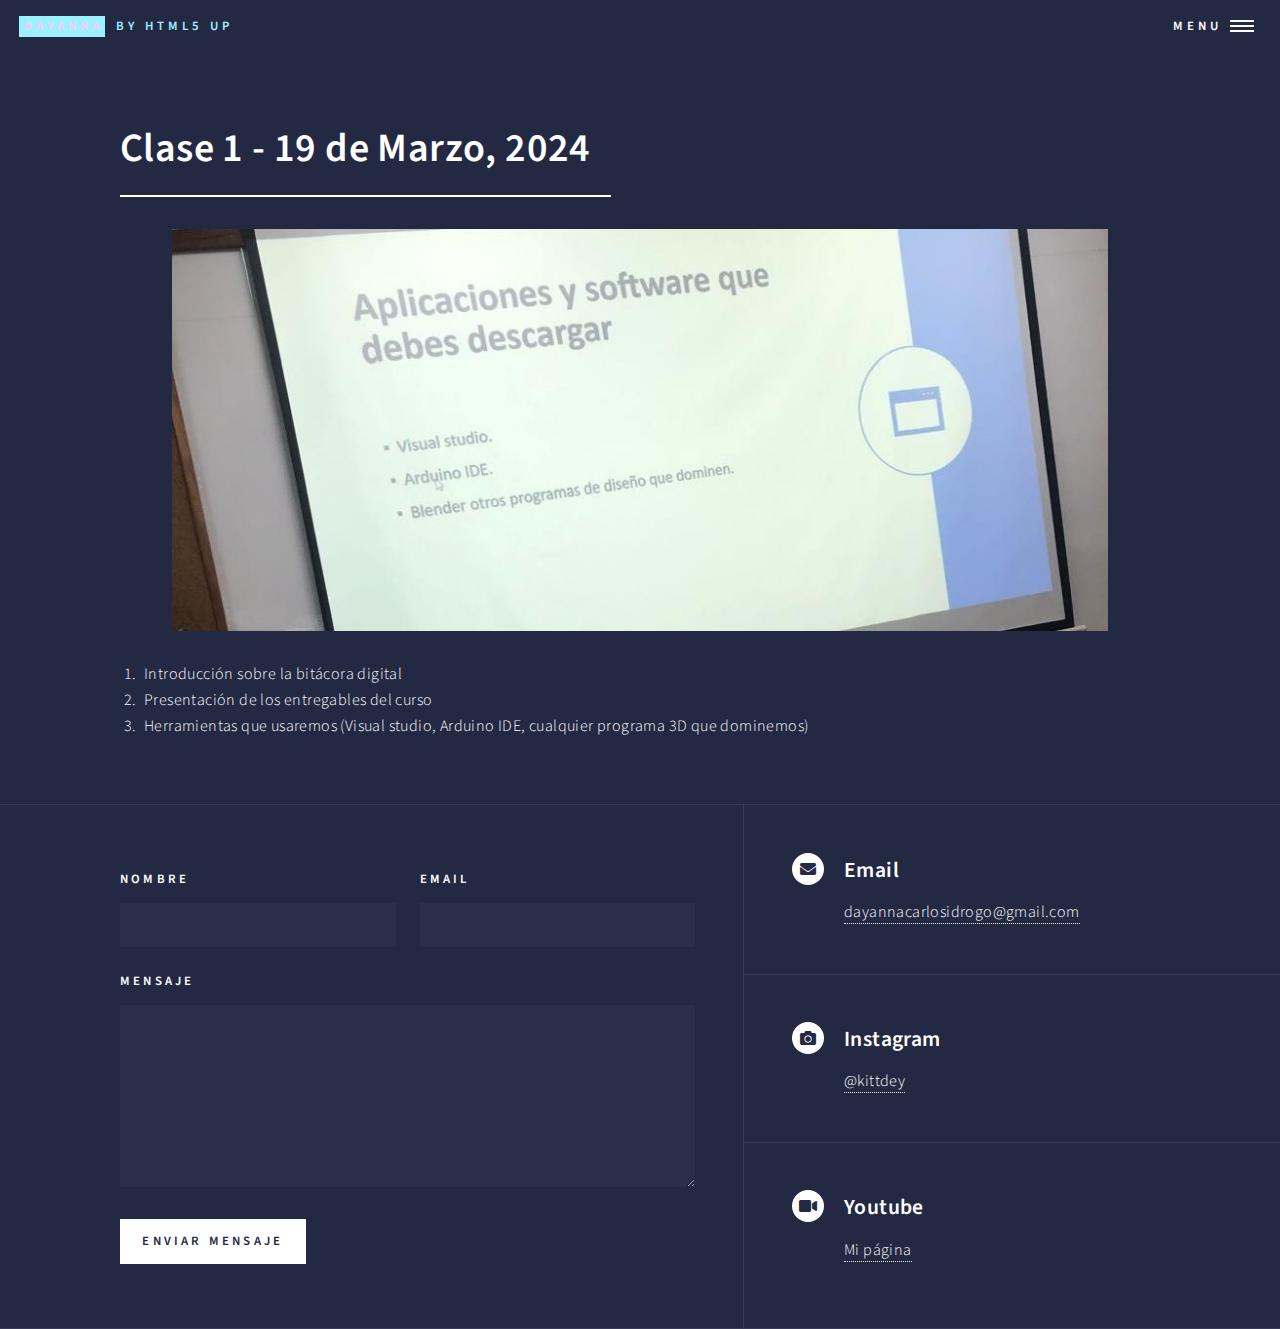
<file: clase1.html>
<!DOCTYPE HTML>
<!--
	Forty by HTML5 UP
	html5up.net | @ajlkn
	Free for personal and commercial use under the CCA 3.0 license (html5up.net/license)
-->
<html>
	<head>
		<title>CLase 1</title>
		<meta charset="utf-8" />
		<meta name="viewport" content="width=device-width, initial-scale=1, user-scalable=no" />
		<link rel="stylesheet" href="assets/css/main.css" />
		<noscript><link rel="stylesheet" href="assets/css/noscript.css" /></noscript>
	</head>
	<body class="is-preload">

		<!-- Wrapper -->
			<div id="wrapper">

				<!-- Header -->
				<header id="header" class="alt style2">
					<a href="index.html" class="logo"><strong>Dayanna</strong> <span>by HTML5 UP</span></a>
					<nav>
						<a href="#menu">Menu</a>
					</nav>
				</header>

				<!-- Menu -->
				<nav id="menu">
					<ul class="links">
						<li><a href="index.html">Inicio</a></li>
						<li><a href="sobremi.html">Sobre mí</a></li>
						<li><a href="bitacora.html">Bitácora</a></li>
						<li><a href="proyecto.html">Proyecto</a></li>
					</ul>
				</nav>

				<!-- Main -->
					<div id="main" class="alt">

						<!-- One -->
							<section id="one">
								<div class="inner">
									<header class="major">
										<h1>Clase 1 - 19 de Marzo, 2024										</h1>
									</header>
									<span class="image main"><img src="images/imagenes/1 clase 2.jpg" alt="" /></span>
									<ol>
										<li>Introducción sobre la bitácora digital</li>
										<li>Presentación de los entregables del curso</li>
										<li>Herramientas que usaremos (Visual studio, Arduino IDE, cualquier programa 3D que dominemos)</li>
									</ol>
								</div>
							</section>

					</div>

				<!-- Contact -->
					<section id="contact">
						<div class="inner">
							<section>
								<form method="post" action="#">
									<div class="fields">
										<div class="field half">
											<label for="name">Nombre</label>
											<input type="text" name="name" id="name" />
										</div>
										<div class="field half">
											<label for="email">Email</label>
											<input type="text" name="email" id="email" />
										</div>
										<div class="field">
											<label for="message">Mensaje</label>
											<textarea name="message" id="message" rows="6"></textarea>
										</div>
									</div>
									<ul class="actions">
										<li><input type="submit" value="Enviar Mensaje" class="primary" /></li>
									</ul>
								</form>
							</section>
							<section class="split">
								<section>
									<div class="contact-method">
										<span class="icon solid alt fa-envelope"></span>
										<h3>Email</h3>
										<a href="mailto:dayannacarlosidrogo@gmail.com">dayannacarlosidrogo@gmail.com</a>
									</div>
								</section>
								<section>
									<div class="contact-method">
										<span class="icon solid alt fa-camera"></span>
										<h3>Instagram</h3>
										<a href="https://www.instagram.com/kittdey/" target="_blank">@kittdey</a>
									</div>
								</section>
								<section>
									<div class="contact-method">
										<span class="icon solid alt fa-video"></span>
										<h3>Youtube</h3>
										<a href="https://www.youtube.com/channel/UCPkpNC0ojDOF4QJRd7x5Zow">Mi página</a>
									</div>
								</section>
							</section>
						</div>
					</section>

			</div>

		<!-- Scripts -->
			<script src="assets/js/jquery.min.js"></script>
			<script src="assets/js/jquery.scrolly.min.js"></script>
			<script src="assets/js/jquery.scrollex.min.js"></script>
			<script src="assets/js/browser.min.js"></script>
			<script src="assets/js/breakpoints.min.js"></script>
			<script src="assets/js/util.js"></script>
			<script src="assets/js/main.js"></script>

	</body>
</html>
</file>
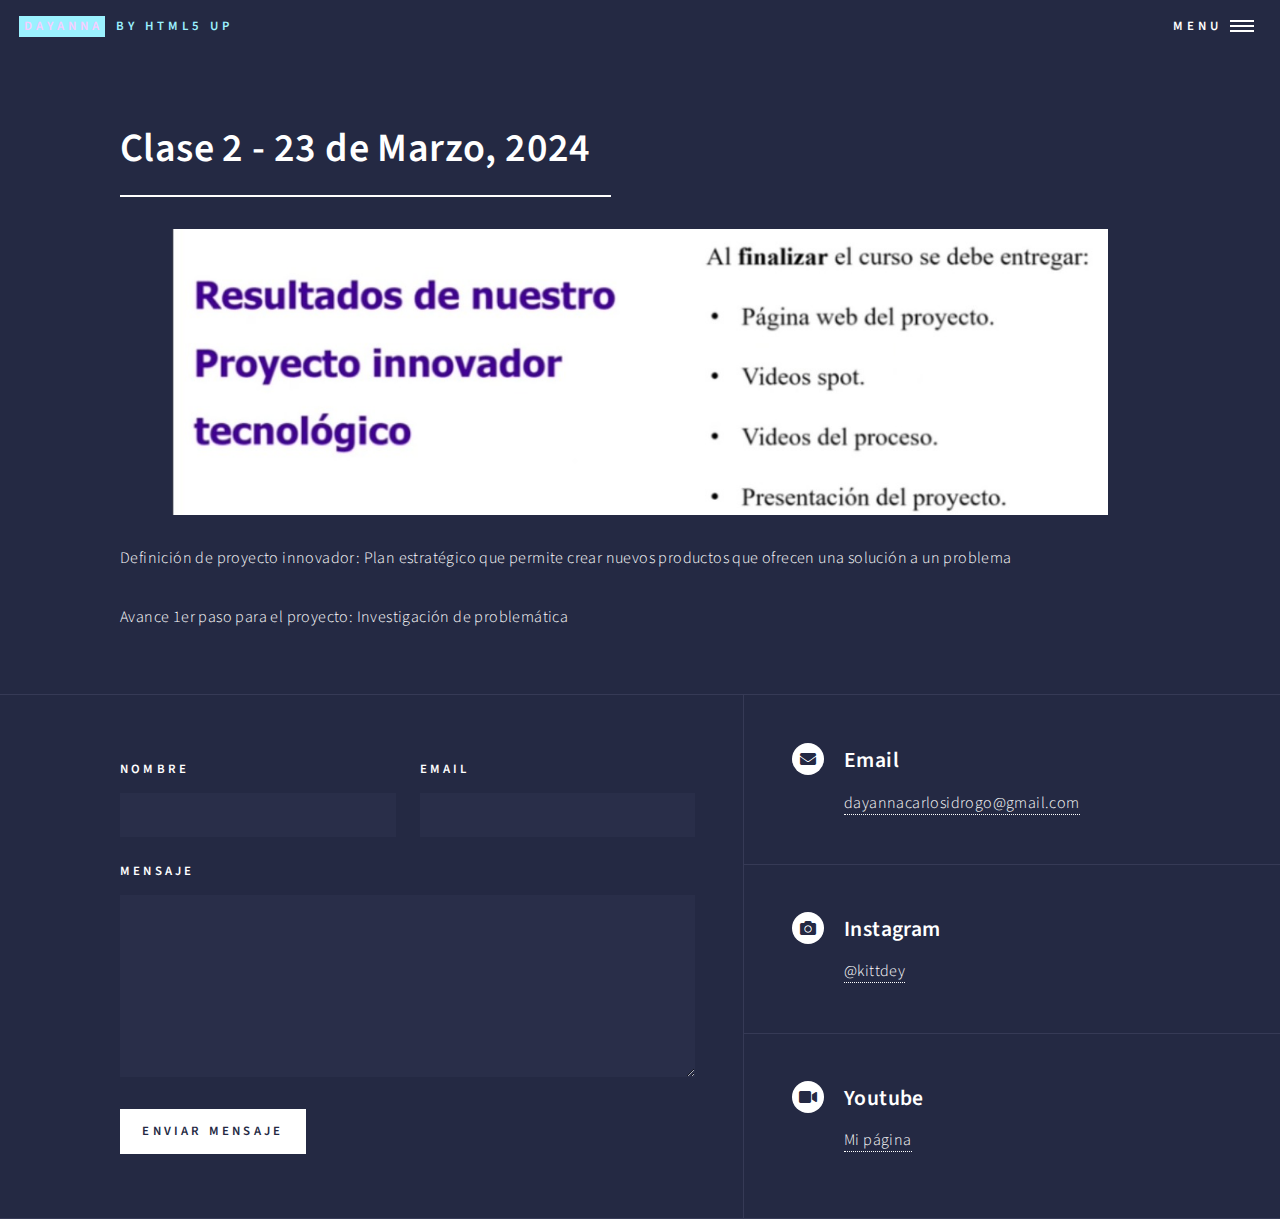
<file: clase2.html>
<!DOCTYPE HTML>
<!--
	Forty by HTML5 UP
	html5up.net | @ajlkn
	Free for personal and commercial use under the CCA 3.0 license (html5up.net/license)
-->
<html>
	<head>
		<title>CLase 2</title>
		<meta charset="utf-8" />
		<meta name="viewport" content="width=device-width, initial-scale=1, user-scalable=no" />
		<link rel="stylesheet" href="assets/css/main.css" />
		<noscript><link rel="stylesheet" href="assets/css/noscript.css" /></noscript>
	</head>
	<body class="is-preload">

		<!-- Wrapper -->
			<div id="wrapper">

				<!-- Header -->
				<header id="header" class="alt style2">
					<a href="index.html" class="logo"><strong>Dayanna</strong> <span>by HTML5 UP</span></a>
					<nav>
						<a href="#menu">Menu</a>
					</nav>
				</header>

				<!-- Menu -->
				<nav id="menu">
					<ul class="links">
						<li><a href="index.html">Inicio</a></li>
						<li><a href="sobremi.html">Sobre mí</a></li>
						<li><a href="bitacora.html">Bitácora</a></li>
						<li><a href="proyecto.html">Proyecto</a></li>
					</ul>
				</nav>
				
				<!-- Main -->
					<div id="main" class="alt">

						<!-- One -->
							<section id="one">
								<div class="inner">
									<header class="major">
										<h1>Clase 2 - 23 de Marzo, 2024									</h1>
									</header>
									<span class="image main"><img src="images/imagenes/2 clase 2.jpg" alt="" /></span>
									<p>Definición de proyecto innovador: Plan estratégico que permite crear nuevos productos que ofrecen
										una solución a un problema</p>
									<p>Avance 1er paso para el proyecto: Investigación de problemática</p>

								</div>
							</section>

					</div>

				<!-- Contact -->
					<section id="contact">
						<div class="inner">
							<section>
								<form method="post" action="#">
									<div class="fields">
										<div class="field half">
											<label for="name">Nombre</label>
											<input type="text" name="name" id="name" />
										</div>
										<div class="field half">
											<label for="email">Email</label>
											<input type="text" name="email" id="email" />
										</div>
										<div class="field">
											<label for="message">Mensaje</label>
											<textarea name="message" id="message" rows="6"></textarea>
										</div>
									</div>
									<ul class="actions">
										<li><input type="submit" value="Enviar Mensaje" class="primary" /></li>
									</ul>
								</form>
							</section>
							<section class="split">
								<section>
									<div class="contact-method">
										<span class="icon solid alt fa-envelope"></span>
										<h3>Email</h3>
										<a href="mailto:dayannacarlosidrogo@gmail.com">dayannacarlosidrogo@gmail.com</a>
									</div>
								</section>
								<section>
									<div class="contact-method">
										<span class="icon solid alt fa-camera"></span>
										<h3>Instagram</h3>
										<a href="https://www.instagram.com/kittdey/" target="_blank">@kittdey</a>
									</div>
								</section>
								<section>
									<div class="contact-method">
										<span class="icon solid alt fa-video"></span>
										<h3>Youtube</h3>
										<a href="https://www.youtube.com/channel/UCPkpNC0ojDOF4QJRd7x5Zow">Mi página</a>
									</div>
								</section>
							</section>
						</div>
					</section>

			</div>

		<!-- Scripts -->
			<script src="assets/js/jquery.min.js"></script>
			<script src="assets/js/jquery.scrolly.min.js"></script>
			<script src="assets/js/jquery.scrollex.min.js"></script>
			<script src="assets/js/browser.min.js"></script>
			<script src="assets/js/breakpoints.min.js"></script>
			<script src="assets/js/util.js"></script>
			<script src="assets/js/main.js"></script>

	</body>
</html>
</file>
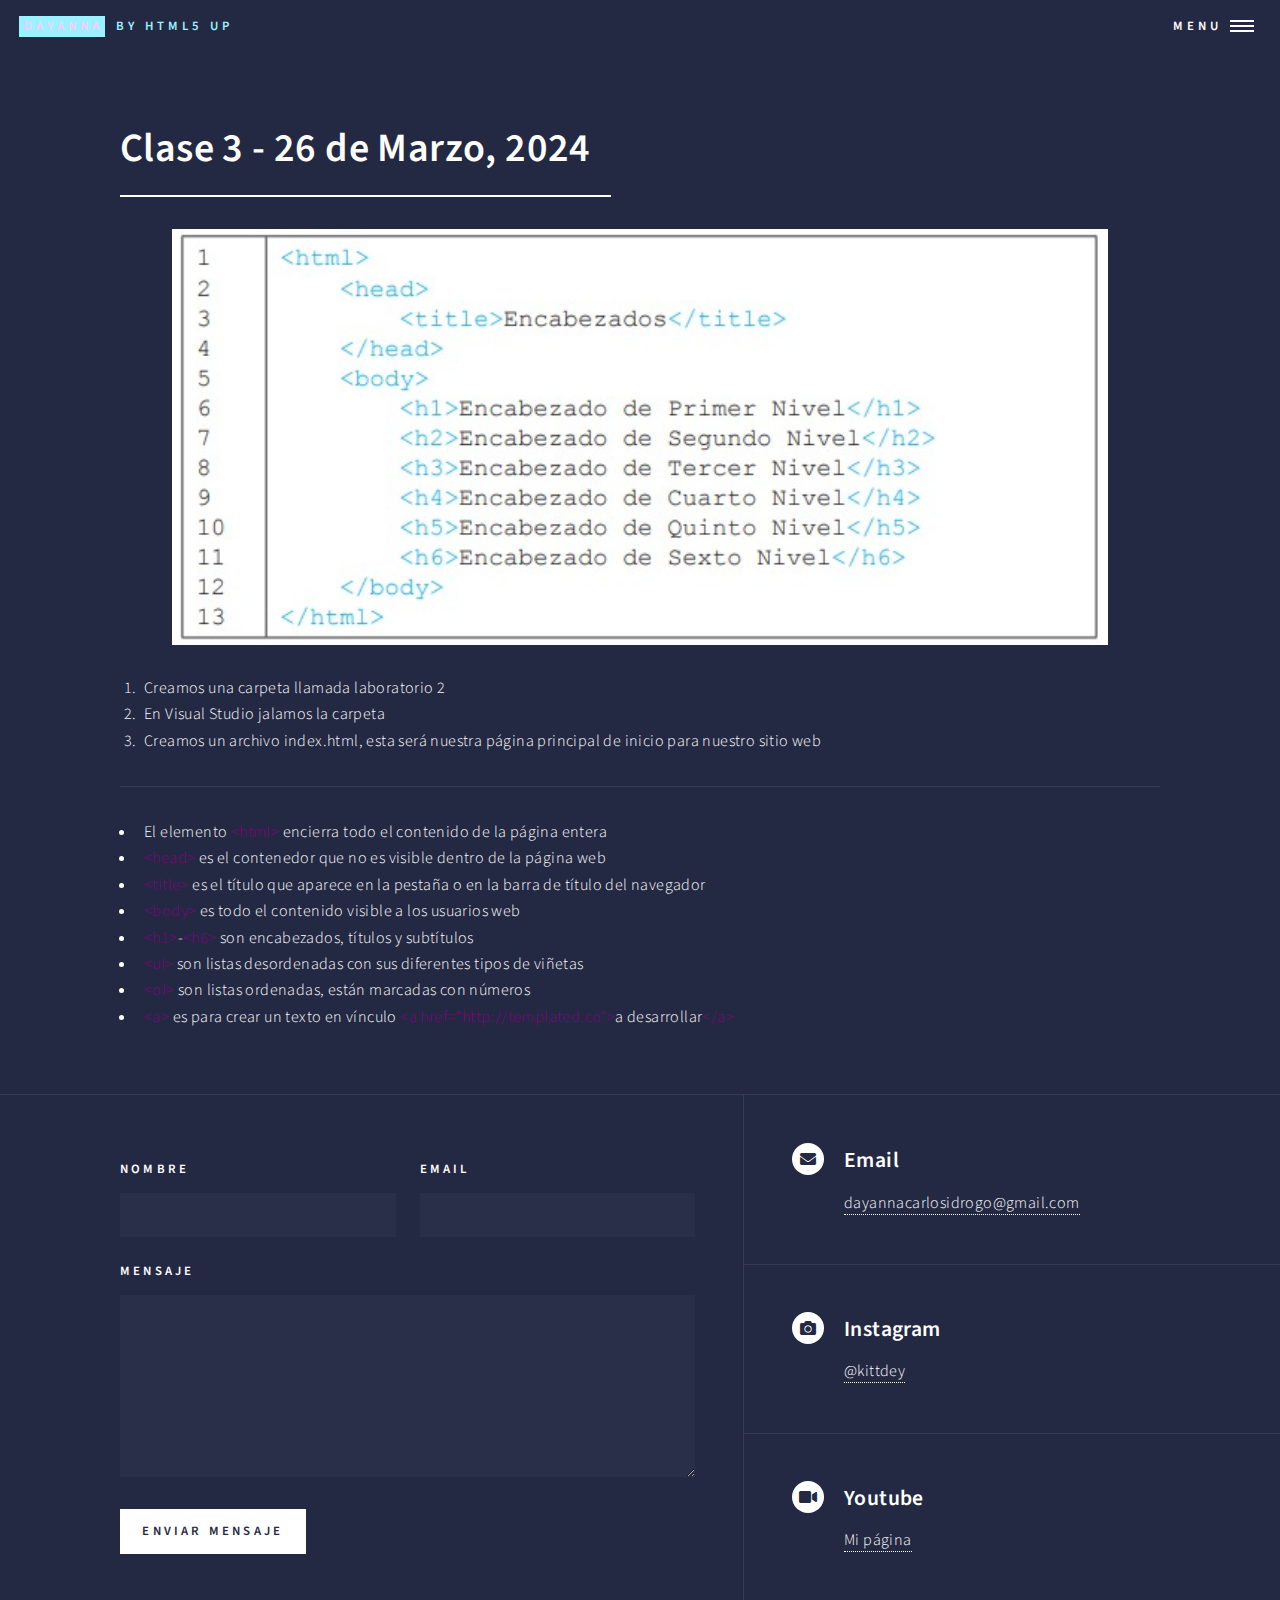
<file: clase3.html>
<!DOCTYPE HTML>
<!--
	Forty by HTML5 UP
	html5up.net | @ajlkn
	Free for personal and commercial use under the CCA 3.0 license (html5up.net/license)
-->
<html>
	<head>
		<title>CLase 3</title>
		<meta charset="utf-8" />
		<meta name="viewport" content="width=device-width, initial-scale=1, user-scalable=no" />
		<link rel="stylesheet" href="assets/css/main.css" />
		<noscript><link rel="stylesheet" href="assets/css/noscript.css" /></noscript>
		<style>
			.purple {
				color: purple;
			}
		</style>
	</head>
	<body class="is-preload">

		<!-- Wrapper -->
			<div id="wrapper">

				<!-- Header -->
				<header id="header" class="alt style2">
					<a href="index.html" class="logo"><strong>Dayanna</strong> <span>by HTML5 UP</span></a>
					<nav>
						<a href="#menu">Menu</a>
					</nav>
				</header>

				<!-- Menu -->
					<nav id="menu">
						<ul class="links">
							<li><a href="index.html">Inicio</a></li>
							<li><a href="sobremi.html">Sobre mí</a></li>
							<li><a href="bitacora.html">Bitácora</a></li>
							<li><a href="proyecto.html">Proyecto</a></li>
						</ul>
					</nav>

				<!-- Main -->
					<div id="main" class="alt">

						<!-- One -->
							<section id="one">
								<div class="inner">
									<header class="major">
										<h1>Clase 3 - 26 de Marzo, 2024										</h1>
									</header>
									<span class="image main"><img src="images/imagenes/3 clase 2.jpg" alt="" /></span>
									<ol>
										<li>Creamos una carpeta llamada laboratorio 2</li>
										<li>En Visual Studio jalamos la carpeta</li>
										<li>Creamos un archivo index.html, esta será nuestra página principal de inicio para nuestro sitio web</li>
									</ol>
									<hr>
									<ul>
										<li>El elemento <span class="purple">&lt;html&gt;</span> encierra todo el contenido de la página entera</li>
										<li><span class="purple">&lt;head&gt;</span> es el contenedor que no es visible dentro de la página web</li>
										<li><span class="purple">&lt;title&gt;</span> es el título que aparece en la pestaña o en la barra de título del navegador</li>
										<li><span class="purple">&lt;body&gt;</span> es todo el contenido visible a los usuarios web</li>
										<li><span class="purple">&lt;h1&gt;</span>-<span class="purple">&lt;h6&gt;</span> son encabezados, títulos y subtítulos</li>
										<li><span class="purple">&lt;ul&gt;</span> son listas desordenadas con sus diferentes tipos de viñetas</li>
										<li><span class="purple">&lt;ol&gt;</span> son listas ordenadas, están marcadas con números</li>
										<li><span class="purple">&lt;a&gt;</span> es para crear un texto en vínculo <span class="purple">&lt;a href="http://templated.co"&gt;</span>a desarrollar<span class="purple">&lt;/a&gt;</span></li>
									</ul>
								</div>
							</section>

					</div>

				<!-- Contact -->
					<section id="contact">
						<div class="inner">
							<section>
								<form method="post" action="#">
									<div class="fields">
										<div class="field half">
											<label for="name">Nombre</label>
											<input type="text" name="name" id="name" />
										</div>
										<div class="field half">
											<label for="email">Email</label>
											<input type="text" name="email" id="email" />
										</div>
										<div class="field">
											<label for="message">Mensaje</label>
											<textarea name="message" id="message" rows="6"></textarea>
										</div>
									</div>
									<ul class="actions">
										<li><input type="submit" value="Enviar Mensaje" class="primary" /></li>
									</ul>
								</form>
							</section>
							<section class="split">
								<section>
									<div class="contact-method">
										<span class="icon solid alt fa-envelope"></span>
										<h3>Email</h3>
										<a href="mailto:dayannacarlosidrogo@gmail.com">dayannacarlosidrogo@gmail.com</a>
									</div>
								</section>
								<section>
									<div class="contact-method">
										<span class="icon solid alt fa-camera"></span>
										<h3>Instagram</h3>
										<a href="https://www.instagram.com/kittdey/" target="_blank">@kittdey</a>
									</div>
								</section>
								<section>
									<div class="contact-method">
										<span class="icon solid alt fa-video"></span>
										<h3>Youtube</h3>
										<a href="https://www.youtube.com/channel/UCPkpNC0ojDOF4QJRd7x5Zow">Mi página</a>
									</div>
								</section>
							</section>
						</div>
					</section>

			</div>

		<!-- Scripts -->
			<script src="assets/js/jquery.min.js"></script>
			<script src="assets/js/jquery.scrolly.min.js"></script>
			<script src="assets/js/jquery.scrollex.min.js"></script>
			<script src="assets/js/browser.min.js"></script>
			<script src="assets/js/breakpoints.min.js"></script>
			<script src="assets/js/util.js"></script>
			<script src="assets/js/main.js"></script>

	</body>
</html>
</file>
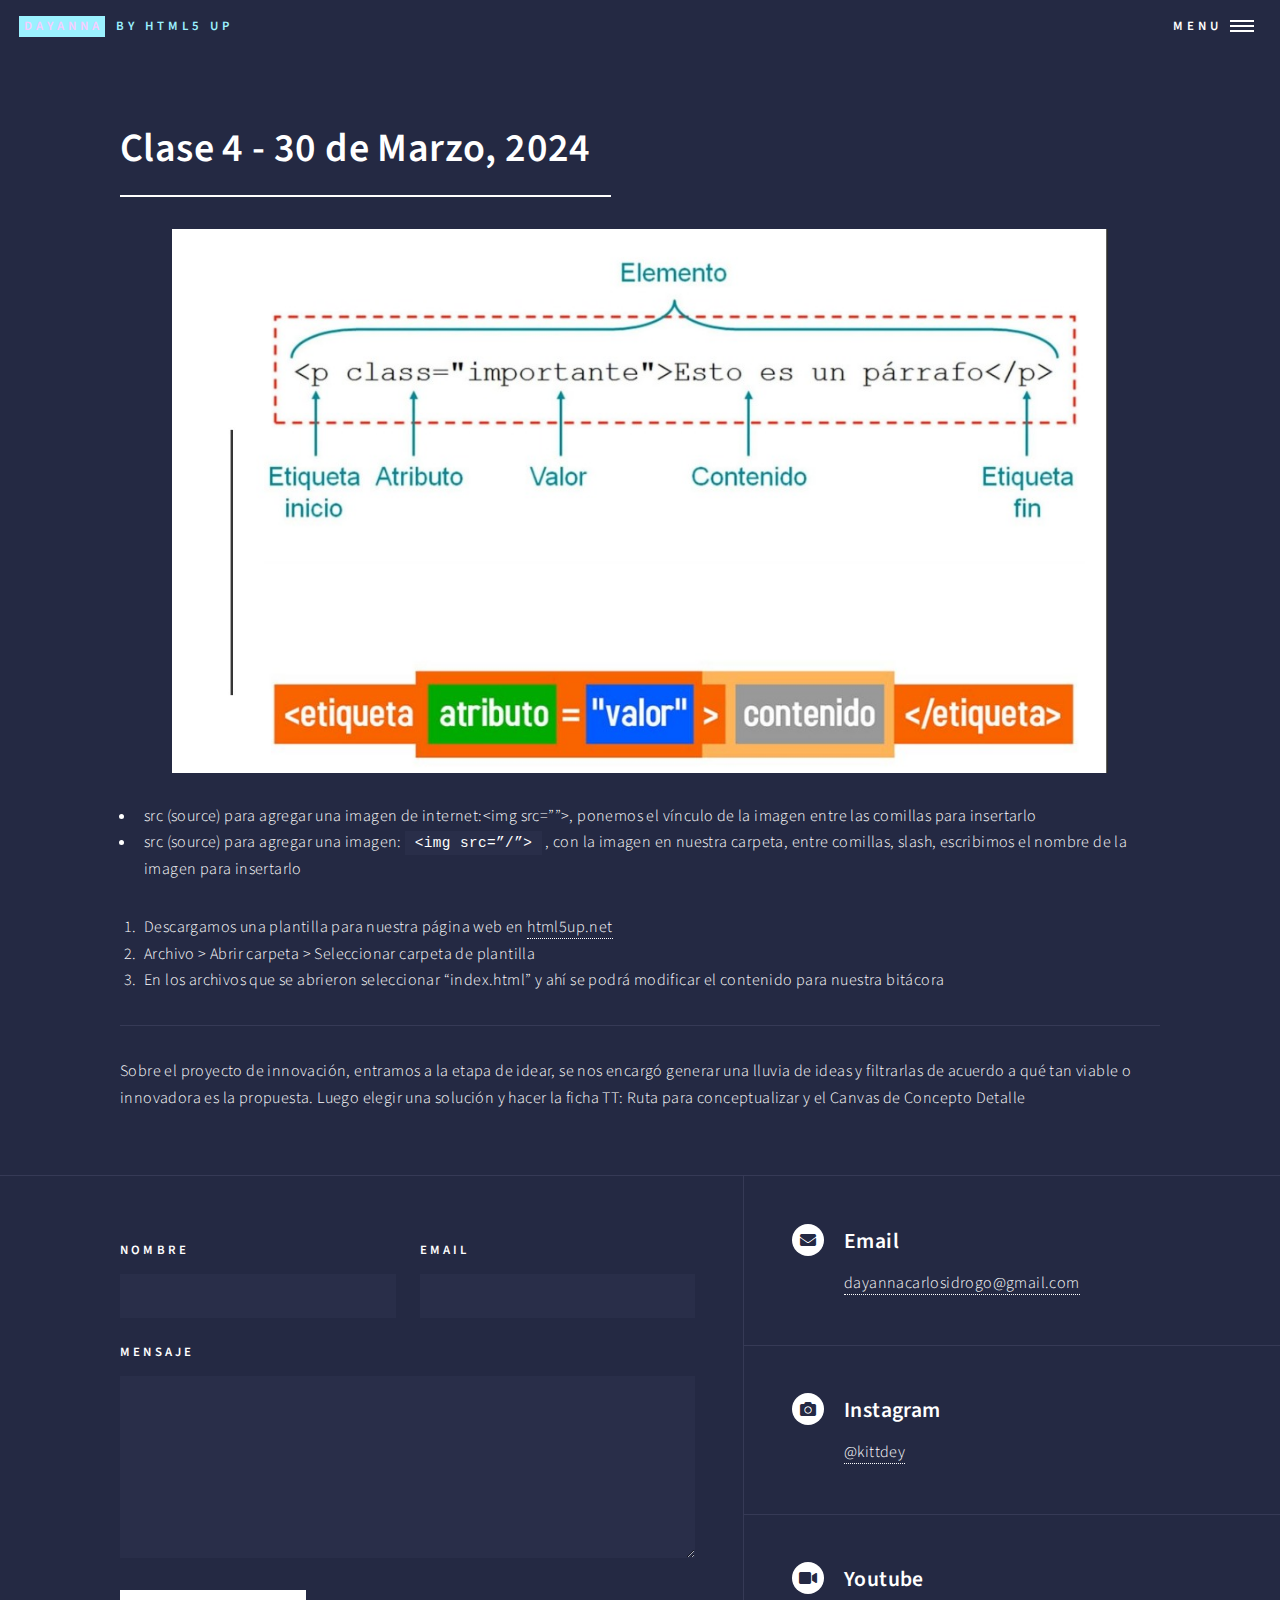
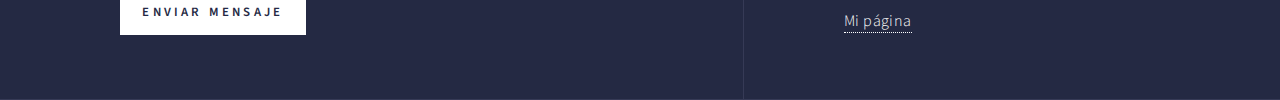
<file: clase4.html>
<!DOCTYPE HTML>
<!--
	Forty by HTML5 UP
	html5up.net | @ajlkn
	Free for personal and commercial use under the CCA 3.0 license (html5up.net/license)
-->
<html>
	<head>
		<title>CLase 4</title>
		<meta charset="utf-8" />
		<meta name="viewport" content="width=device-width, initial-scale=1, user-scalable=no" />
		<link rel="stylesheet" href="assets/css/main.css" />
		<noscript><link rel="stylesheet" href="assets/css/noscript.css" /></noscript>
		<style>
			.purple {
				color: purple;
			}
		</style>
	</head>
	<body class="is-preload">

		<!-- Wrapper -->
			<div id="wrapper">

				<!-- Header -->
				<header id="header" class="alt style2">
					<a href="index.html" class="logo"><strong>Dayanna</strong> <span>by HTML5 UP</span></a>
					<nav>
						<a href="#menu">Menu</a>
					</nav>
				</header>

				<!-- Menu -->
					<nav id="menu">
						<ul class="links">
							<li><a href="index.html">Inicio</a></li>
							<li><a href="sobremi.html">Sobre mí</a></li>
							<li><a href="bitacora.html">Bitácora</a></li>
							<li><a href="proyecto.html">Proyecto</a></li>
						</ul>
					</nav>

				<!-- Main -->
					<div id="main" class="alt">

						<!-- One -->
							<section id="one">
								<div class="inner">
									<header class="major">
										<h1>Clase 4 - 30 de Marzo, 2024
										</h1>
									</header>
									<span class="image main"><img src="images/imagenes/4 clase 2.jpg" alt="" /></span>
									<ul>
										<li>src (source) para agregar una imagen de internet:</<code>&lt;img src=””&gt;</code>, ponemos el vínculo de la imagen entre las comillas para insertarlo</li>
										<li>src (source) para agregar una imagen:<code>&lt;img src=”/”&gt;</code>, con la imagen en nuestra carpeta, entre comillas, slash, escribimos el nombre de la imagen para insertarlo</li>
									</ul>
									<ol>
										<li>Descargamos una plantilla para nuestra página web en <a href="https://html5up.net/">html5up.net</a></li>
										<li>Archivo > Abrir carpeta > Seleccionar carpeta de plantilla</li>
										<li>En los archivos que se abrieron seleccionar “index.html” y ahí se podrá modificar el contenido para nuestra bitácora</li>
									</ol>
									<hr>
									<p>Sobre el proyecto de innovación, entramos a la etapa de idear, se nos encargó generar
										una lluvia de ideas y filtrarlas de acuerdo a qué tan viable o innovadora es la propuesta.
										Luego elegir una solución y hacer la ficha TT: Ruta para conceptualizar y el Canvas de
										Concepto Detalle
										</p>
								</div>
							</section>

					</div>

				<!-- Contact -->
					<section id="contact">
						<div class="inner">
							<section>
								<form method="post" action="#">
									<div class="fields">
										<div class="field half">
											<label for="name">Nombre</label>
											<input type="text" name="name" id="name" />
										</div>
										<div class="field half">
											<label for="email">Email</label>
											<input type="text" name="email" id="email" />
										</div>
										<div class="field">
											<label for="message">Mensaje</label>
											<textarea name="message" id="message" rows="6"></textarea>
										</div>
									</div>
									<ul class="actions">
										<li><input type="submit" value="Enviar Mensaje" class="primary" /></li>
									</ul>
								</form>
							</section>
							<section class="split">
								<section>
									<div class="contact-method">
										<span class="icon solid alt fa-envelope"></span>
										<h3>Email</h3>
										<a href="mailto:dayannacarlosidrogo@gmail.com">dayannacarlosidrogo@gmail.com</a>
									</div>
								</section>
								<section>
									<div class="contact-method">
										<span class="icon solid alt fa-camera"></span>
										<h3>Instagram</h3>
										<a href="https://www.instagram.com/kittdey/" target="_blank">@kittdey</a>
									</div>
								</section>
								<section>
									<div class="contact-method">
										<span class="icon solid alt fa-video"></span>
										<h3>Youtube</h3>
										<a href="https://www.youtube.com/channel/UCPkpNC0ojDOF4QJRd7x5Zow">Mi página</a>
									</div>
								</section>
							</section>
						</div>
					</section>

			</div>

		<!-- Scripts -->
			<script src="assets/js/jquery.min.js"></script>
			<script src="assets/js/jquery.scrolly.min.js"></script>
			<script src="assets/js/jquery.scrollex.min.js"></script>
			<script src="assets/js/browser.min.js"></script>
			<script src="assets/js/breakpoints.min.js"></script>
			<script src="assets/js/util.js"></script>
			<script src="assets/js/main.js"></script>

	</body>
</html>
</file>
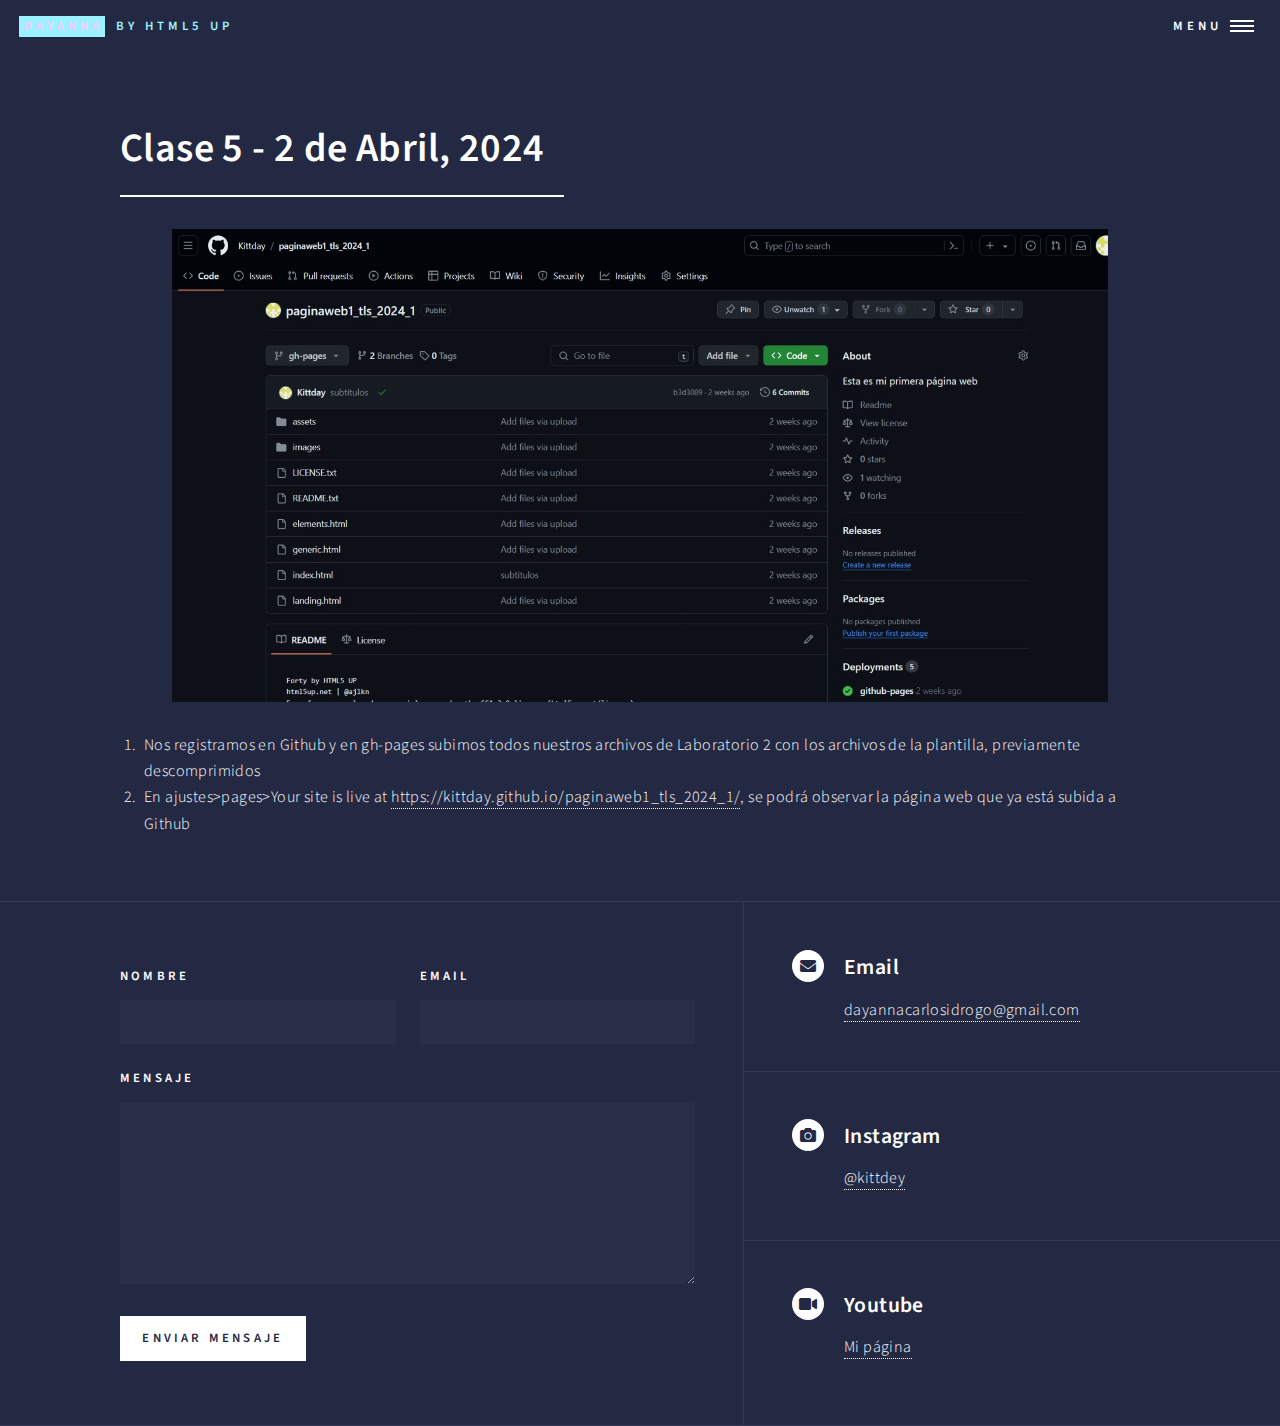
<file: clase5.html>
<!DOCTYPE HTML>
<!--
	Forty by HTML5 UP
	html5up.net | @ajlkn
	Free for personal and commercial use under the CCA 3.0 license (html5up.net/license)
-->
<html>
	<head>
		<title>CLase 5</title>
		<meta charset="utf-8" />
		<meta name="viewport" content="width=device-width, initial-scale=1, user-scalable=no" />
		<link rel="stylesheet" href="assets/css/main.css" />
		<noscript><link rel="stylesheet" href="assets/css/noscript.css" /></noscript>
	</head>
	<body class="is-preload">

		<!-- Wrapper -->
			<div id="wrapper">

				<!-- Header -->
				<header id="header" class="alt style2">
					<a href="index.html" class="logo"><strong>Dayanna</strong> <span>by HTML5 UP</span></a>
					<nav>
						<a href="#menu">Menu</a>
					</nav>
				</header>

				<!-- Menu -->
					<nav id="menu">
						<ul class="links">
							<li><a href="index.html">Inicio</a></li>
							<li><a href="sobremi.html">Sobre mí</a></li>
							<li><a href="bitacora.html">Bitácora</a></li>
							<li><a href="proyecto.html">Proyecto</a></li>
						</ul>
					</nav>

				<!-- Main -->
					<div id="main" class="alt">

						<!-- One -->
							<section id="one">
								<div class="inner">
									<header class="major">
										<h1>Clase 5 - 2 de Abril, 2024									</h1>
									</header>
									<span class="image main"><img src="images/imagenes/5 clase 2.jpg" alt="" /></span>
									<ol>
										<li>Nos registramos en Github y en gh-pages subimos todos nuestros archivos de Laboratorio 2 con los archivos de la
											plantilla, previamente descomprimidos</li>
										<li>En ajustes>pages>Your site is live at <a href="https://kittday.github.io/paginaweb1_tls_2024_1/">https://kittday.github.io/paginaweb1_tls_2024_1/</a>, se podrá observar la página web que
											ya está subida a Github
											</li>
									</ol>
									
								</div>
							</section>

					</div>

				<!-- Contact -->
					<section id="contact">
						<div class="inner">
							<section>
								<form method="post" action="#">
									<div class="fields">
										<div class="field half">
											<label for="name">Nombre</label>
											<input type="text" name="name" id="name" />
										</div>
										<div class="field half">
											<label for="email">Email</label>
											<input type="text" name="email" id="email" />
										</div>
										<div class="field">
											<label for="message">Mensaje</label>
											<textarea name="message" id="message" rows="6"></textarea>
										</div>
									</div>
									<ul class="actions">
										<li><input type="submit" value="Enviar Mensaje" class="primary" /></li>
									</ul>
								</form>
							</section>
							<section class="split">
								<section>
									<div class="contact-method">
										<span class="icon solid alt fa-envelope"></span>
										<h3>Email</h3>
										<a href="mailto:dayannacarlosidrogo@gmail.com">dayannacarlosidrogo@gmail.com</a>
									</div>
								</section>
								<section>
									<div class="contact-method">
										<span class="icon solid alt fa-camera"></span>
										<h3>Instagram</h3>
										<a href="https://www.instagram.com/kittdey/" target="_blank">@kittdey</a>
									</div>
								</section>
								<section>
									<div class="contact-method">
										<span class="icon solid alt fa-video"></span>
										<h3>Youtube</h3>
										<a href="https://www.youtube.com/channel/UCPkpNC0ojDOF4QJRd7x5Zow">Mi página</a>
									</div>
								</section>
							</section>
						</div>
					</section>

			</div>

		<!-- Scripts -->
			<script src="assets/js/jquery.min.js"></script>
			<script src="assets/js/jquery.scrolly.min.js"></script>
			<script src="assets/js/jquery.scrollex.min.js"></script>
			<script src="assets/js/browser.min.js"></script>
			<script src="assets/js/breakpoints.min.js"></script>
			<script src="assets/js/util.js"></script>
			<script src="assets/js/main.js"></script>

	</body>
</html>
</file>
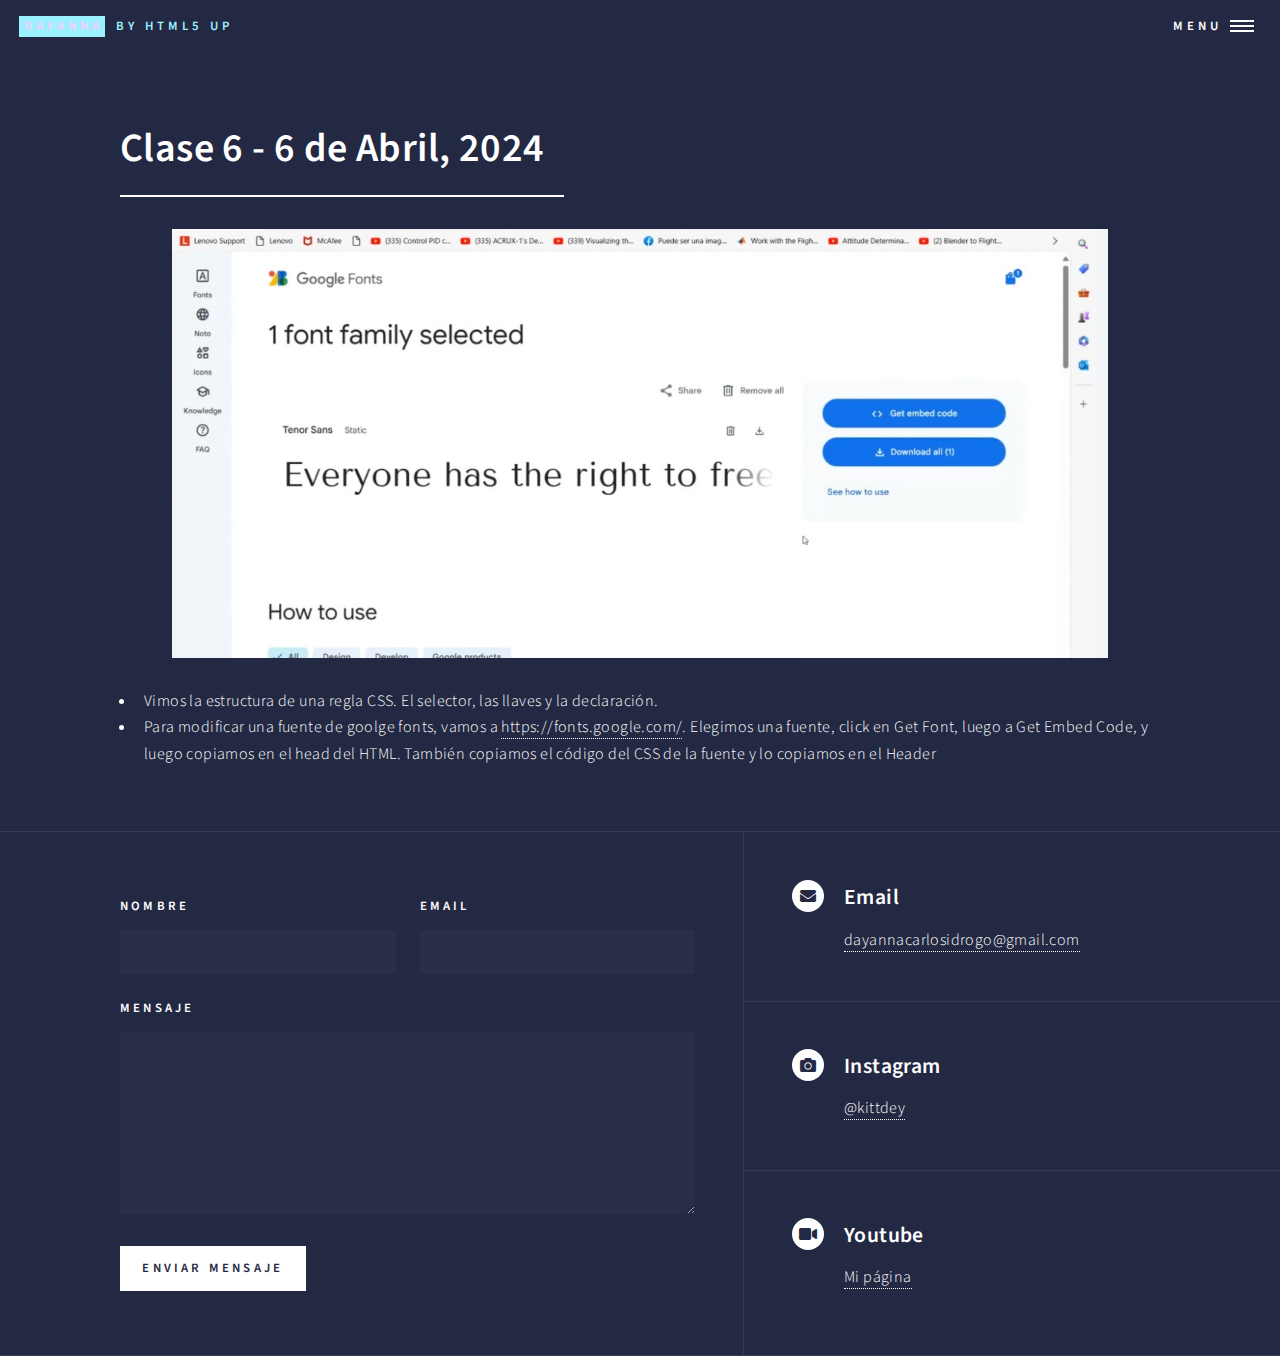
<file: clase6.html>
<!DOCTYPE HTML>
<!--
	Forty by HTML5 UP
	html5up.net | @ajlkn
	Free for personal and commercial use under the CCA 3.0 license (html5up.net/license)
-->
<html>
	<head>
		<title>CLase 6</title>
		<meta charset="utf-8" />
		<meta name="viewport" content="width=device-width, initial-scale=1, user-scalable=no" />
		<link rel="stylesheet" href="assets/css/main.css" />
		<noscript><link rel="stylesheet" href="assets/css/noscript.css" /></noscript>

	</head>
	<body class="is-preload">

		<!-- Wrapper -->
			<div id="wrapper">

				<!-- Header -->
				<header id="header" class="alt style2">
					<a href="index.html" class="logo"><strong>Dayanna</strong> <span>by HTML5 UP</span></a>
					<nav>
						<a href="#menu">Menu</a>
					</nav>
				</header>

				<!-- Menu -->
					<nav id="menu">
						<ul class="links">
							<li><a href="index.html">Inicio</a></li>
							<li><a href="sobremi.html">Sobre mí</a></li>
							<li><a href="bitacora.html">Bitácora</a></li>
							<li><a href="proyecto.html">Proyecto</a></li>
						</ul>
					</nav>

				<!-- Main -->
					<div id="main" class="alt">

						<!-- One -->
							<section id="one">
								<div class="inner">
									<header class="major">
										<h1>Clase 6 - 6 de Abril, 2024
										</h1>
									</header>
									<span class="image main"><img src="images/imagenes/6 clase 2.jpg" alt="" /></span>
									<ul>
										<li>Vimos la estructura de una regla CSS. El selector, las llaves y la declaración.</li>
										<li>Para modificar una fuente de goolge fonts, vamos a <a href="https://fonts.google.com/">https://fonts.google.com/</a>. Elegimos una
											fuente, click en Get Font, luego a Get Embed Code, y luego copiamos en el head del HTML.
											También copiamos el código del CSS de la fuente y lo copiamos en el Header
											</li>
									</ul>
									
									
								</div>
							</section>

					</div>

				<!-- Contact -->
					<section id="contact">
						<div class="inner">
							<section>
								<form method="post" action="#">
									<div class="fields">
										<div class="field half">
											<label for="name">Nombre</label>
											<input type="text" name="name" id="name" />
										</div>
										<div class="field half">
											<label for="email">Email</label>
											<input type="text" name="email" id="email" />
										</div>
										<div class="field">
											<label for="message">Mensaje</label>
											<textarea name="message" id="message" rows="6"></textarea>
										</div>
									</div>
									<ul class="actions">
										<li><input type="submit" value="Enviar Mensaje" class="primary" /></li>
									</ul>
								</form>
							</section>
							<section class="split">
								<section>
									<div class="contact-method">
										<span class="icon solid alt fa-envelope"></span>
										<h3>Email</h3>
										<a href="mailto:dayannacarlosidrogo@gmail.com">dayannacarlosidrogo@gmail.com</a>
									</div>
								</section>
								<section>
									<div class="contact-method">
										<span class="icon solid alt fa-camera"></span>
										<h3>Instagram</h3>
										<a href="https://www.instagram.com/kittdey/" target="_blank">@kittdey</a>
									</div>
								</section>
								<section>
									<div class="contact-method">
										<span class="icon solid alt fa-video"></span>
										<h3>Youtube</h3>
										<a href="https://www.youtube.com/channel/UCPkpNC0ojDOF4QJRd7x5Zow">Mi página</a>
									</div>
								</section>
							</section>
						</div>
					</section>

			</div>

		<!-- Scripts -->
			<script src="assets/js/jquery.min.js"></script>
			<script src="assets/js/jquery.scrolly.min.js"></script>
			<script src="assets/js/jquery.scrollex.min.js"></script>
			<script src="assets/js/browser.min.js"></script>
			<script src="assets/js/breakpoints.min.js"></script>
			<script src="assets/js/util.js"></script>
			<script src="assets/js/main.js"></script>

	</body>
</html>
</file>
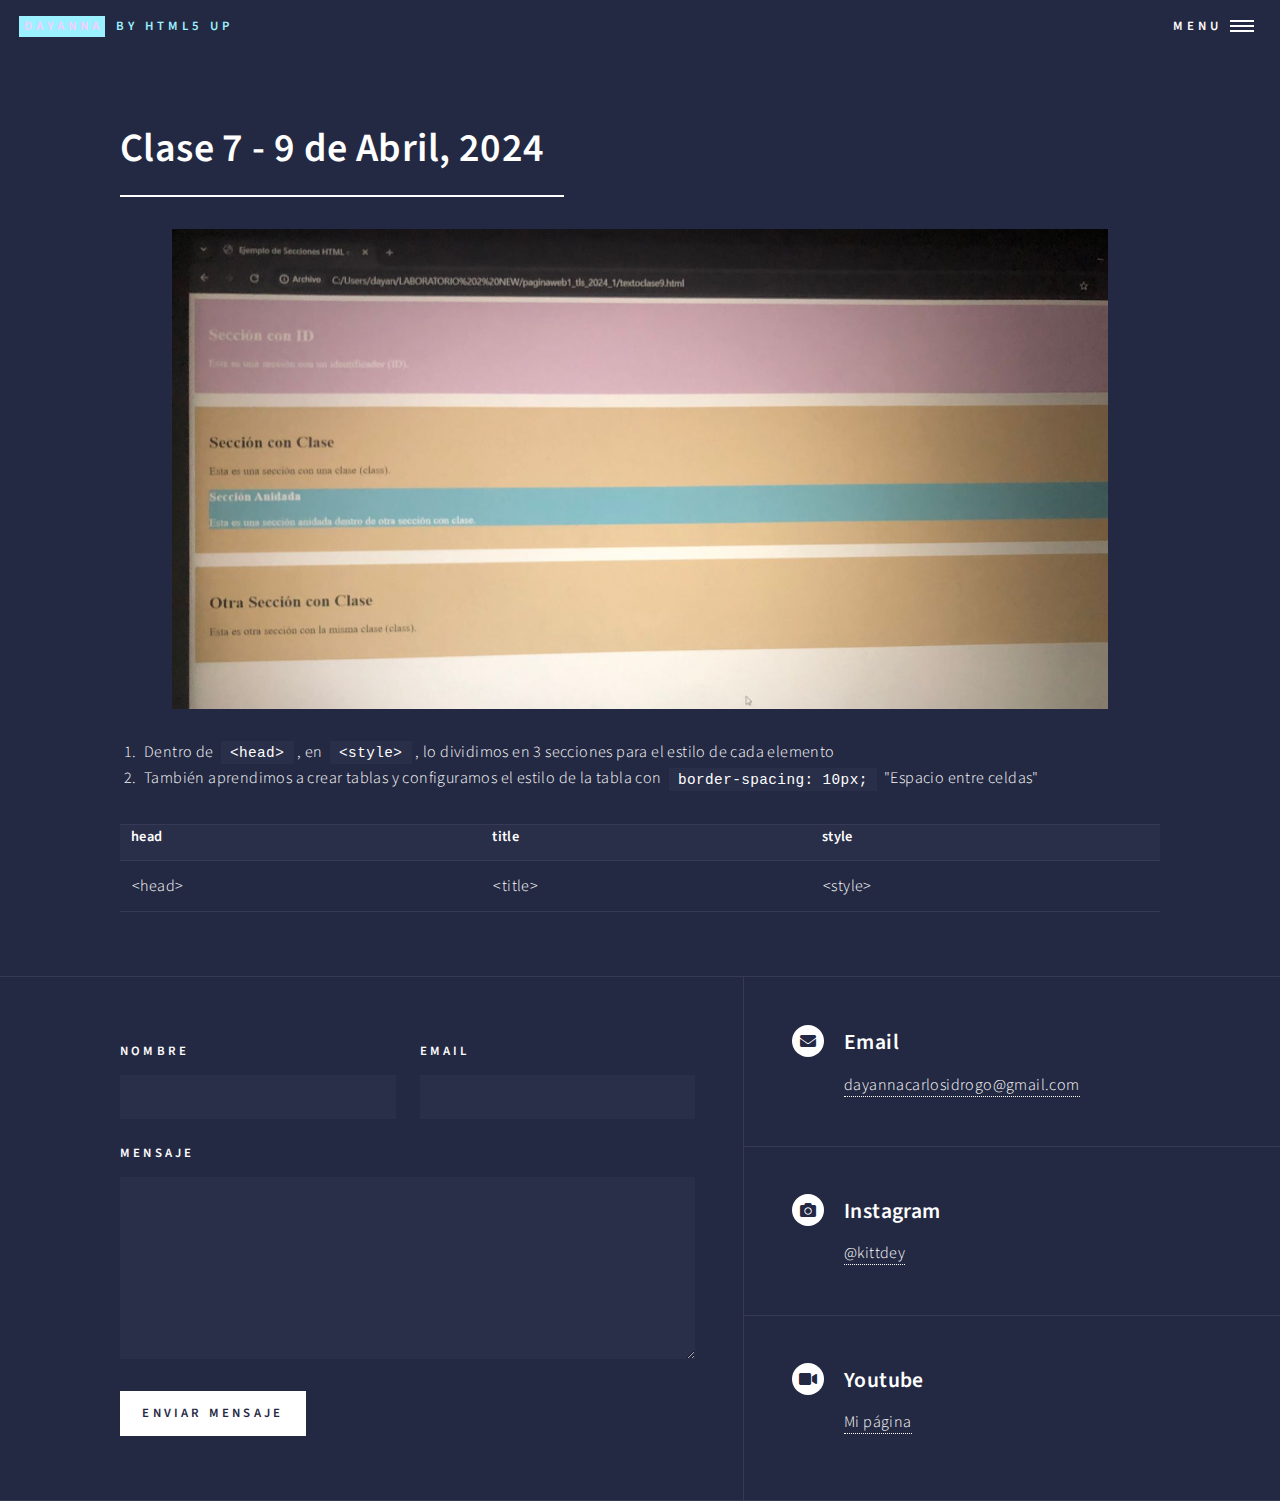
<file: clase7.html>
<!DOCTYPE HTML>
<!--
	Forty by HTML5 UP
	html5up.net | @ajlkn
	Free for personal and commercial use under the CCA 3.0 license (html5up.net/license)
-->
<html>
	<head>
		<title>CLase 7</title>
		<meta charset="utf-8" />
		<meta name="viewport" content="width=device-width, initial-scale=1, user-scalable=no" />
		<link rel="stylesheet" href="assets/css/main.css" />
		<noscript><link rel="stylesheet" href="assets/css/noscript.css" /></noscript>
	</head>
	<body class="is-preload">

		<!-- Wrapper -->
			<div id="wrapper">

				<!-- Header -->
				<header id="header" class="alt style2">
					<a href="index.html" class="logo"><strong>Dayanna</strong> <span>by HTML5 UP</span></a>
					<nav>
						<a href="#menu">Menu</a>
					</nav>
				</header>

				<!-- Menu -->
					<nav id="menu">
						<ul class="links">
							<li><a href="index.html">Inicio</a></li>
							<li><a href="sobremi.html">Sobre mí</a></li>
							<li><a href="bitacora.html">Bitácora</a></li>
							<li><a href="proyecto.html">Proyecto</a></li>
						</ul>
					</nav>

				<!-- Main -->
					<div id="main" class="alt">

						<!-- One -->
							<section id="one">
								<div class="inner">
									<header class="major">
										<h1>Clase 7 - 9 de Abril, 2024
										</h1>
									</header>
									<span class="image main"><img src="images/imagenes/7 clase 2.jpg" alt="" /></span>
									<ol>
										<li>Dentro de <code>&lt;head&gt;</code>, en <code>&lt;style&gt;</code>, lo dividimos en 3 secciones para el estilo de cada elemento</li>
										<li>También aprendimos a crear tablas y configuramos el estilo de la tabla con <code>border-spacing: 10px;</code> "Espacio entre celdas"</li>
									</ol>

									<table>
										<tr>
											<th>head</th>
											<th>title</th>
											<th>style</th>
										</tr>
										<tr>
											<td>&lt;head&gt;</td>
											<td>&lt;title&gt;</td>
											<td>&lt;style&gt;</td>
										</tr>
									</table>
								</div>
							</section>

					</div>

				<!-- Contact -->
					<section id="contact">
						<div class="inner">
							<section>
								<form method="post" action="#">
									<div class="fields">
										<div class="field half">
											<label for="name">Nombre</label>
											<input type="text" name="name" id="name" />
										</div>
										<div class="field half">
											<label for="email">Email</label>
											<input type="text" name="email" id="email" />
										</div>
										<div class="field">
											<label for="message">Mensaje</label>
											<textarea name="message" id="message" rows="6"></textarea>
										</div>
									</div>
									<ul class="actions">
										<li><input type="submit" value="Enviar Mensaje" class="primary" /></li>
									</ul>
								</form>
							</section>
							<section class="split">
								<section>
									<div class="contact-method">
										<span class="icon solid alt fa-envelope"></span>
										<h3>Email</h3>
										<a href="mailto:dayannacarlosidrogo@gmail.com">dayannacarlosidrogo@gmail.com</a>
									</div>
								</section>
								<section>
									<div class="contact-method">
										<span class="icon solid alt fa-camera"></span>
										<h3>Instagram</h3>
										<a href="https://www.instagram.com/kittdey/" target="_blank">@kittdey</a>
									</div>
								</section>
								<section>
									<div class="contact-method">
										<span class="icon solid alt fa-video"></span>
										<h3>Youtube</h3>
										<a href="https://www.youtube.com/channel/UCPkpNC0ojDOF4QJRd7x5Zow">Mi página</a>
									</div>
								</section>
							</section>
						</div>
					</section>

			</div>

		<!-- Scripts -->
			<script src="assets/js/jquery.min.js"></script>
			<script src="assets/js/jquery.scrolly.min.js"></script>
			<script src="assets/js/jquery.scrollex.min.js"></script>
			<script src="assets/js/browser.min.js"></script>
			<script src="assets/js/breakpoints.min.js"></script>
			<script src="assets/js/util.js"></script>
			<script src="assets/js/main.js"></script>

	</body>
</html>
</file>
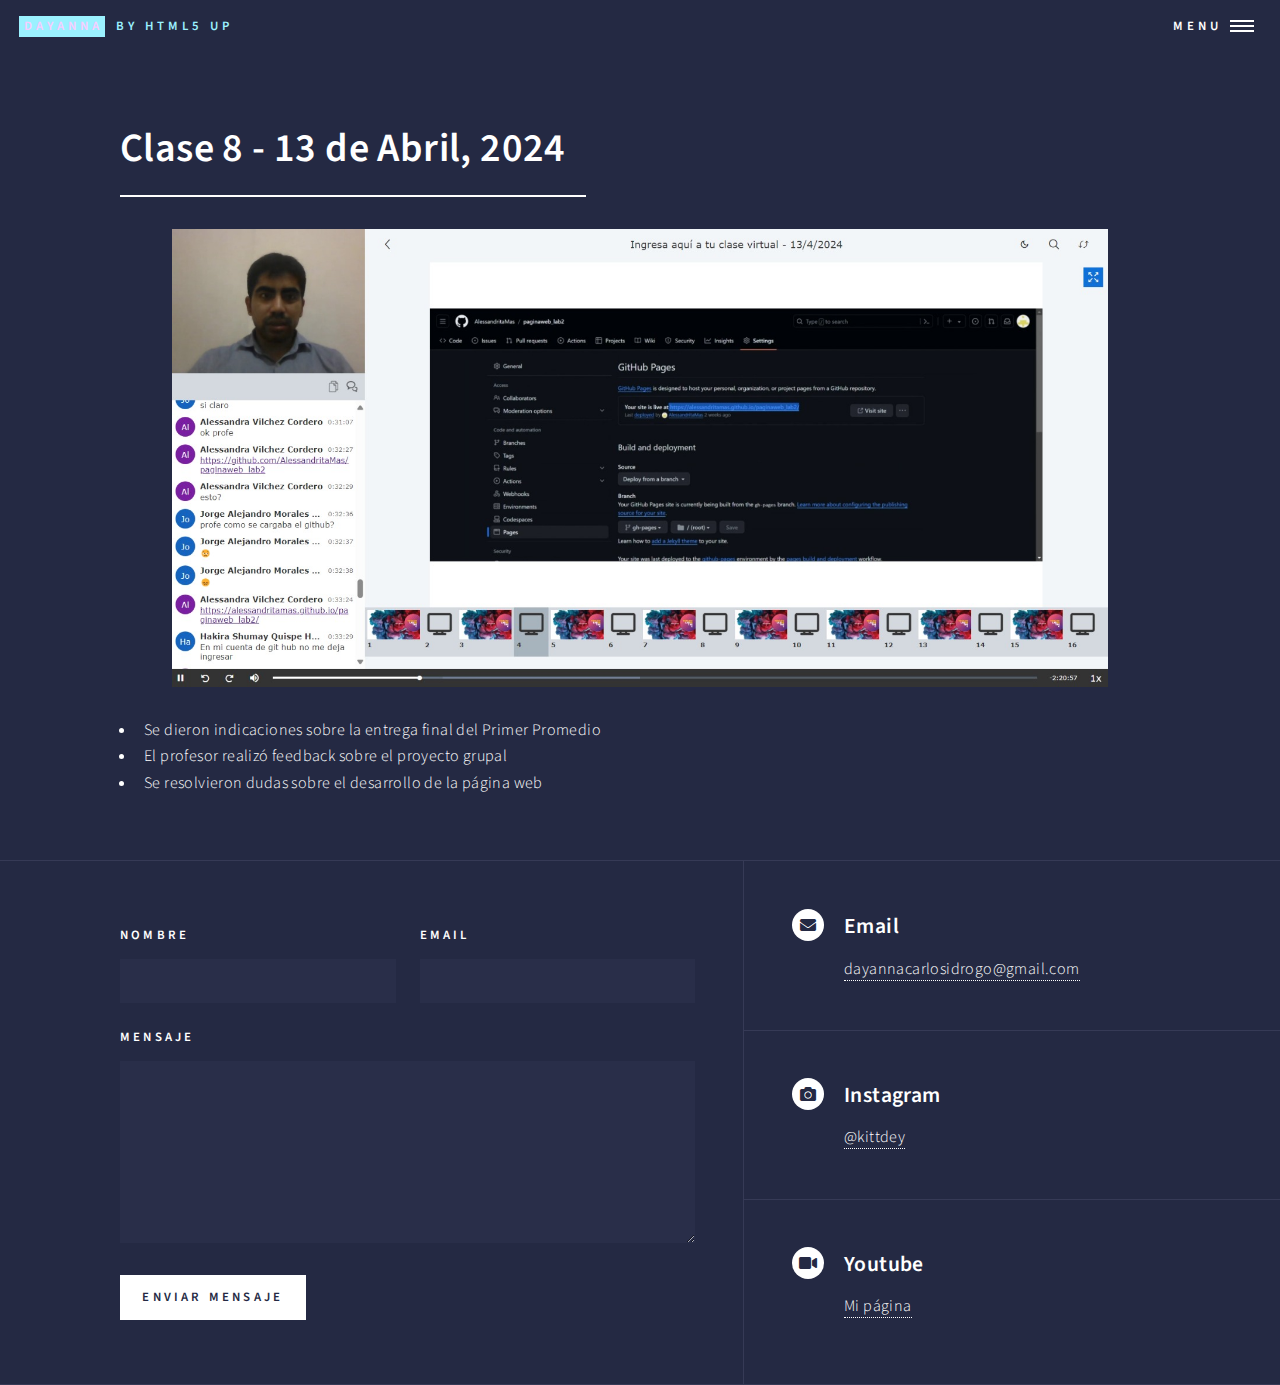
<file: clase8.html>
<!DOCTYPE HTML>
<!--
	Forty by HTML5 UP
	html5up.net | @ajlkn
	Free for personal and commercial use under the CCA 3.0 license (html5up.net/license)
-->
<html>
	<head>
		<title>CLase 1</title>
		<meta charset="utf-8" />
		<meta name="viewport" content="width=device-width, initial-scale=1, user-scalable=no" />
		<link rel="stylesheet" href="assets/css/main.css" />
		<noscript><link rel="stylesheet" href="assets/css/noscript.css" /></noscript>
		<style>
			.purple {
				color: purple;
			}
		</style>
	</head>
	<body class="is-preload">

		<!-- Wrapper -->
			<div id="wrapper">

				<!-- Header -->
				<header id="header" class="alt style2">
					<a href="index.html" class="logo"><strong>Dayanna</strong> <span>by HTML5 UP</span></a>
					<nav>
						<a href="#menu">Menu</a>
					</nav>
				</header>

				<!-- Menu -->
					<nav id="menu">
						<ul class="links">
							<li><a href="index.html">Inicio</a></li>
							<li><a href="sobremi.html">Sobre mí</a></li>
							<li><a href="bitacora.html">Bitácora</a></li>
							<li><a href="proyecto.html">Proyecto</a></li>
						</ul>
					</nav>

				<!-- Main -->
					<div id="main" class="alt">

						<!-- One -->
							<section id="one">
								<div class="inner">
									<header class="major">
										<h1>Clase 8 - 13 de Abril, 2024									</h1>
									</header>
									<span class="image main"><img src="images/imagenes/8 clase 2.jpg" alt="" /></span>
									<ul>
										<li>Se dieron indicaciones sobre la entrega final del Primer Promedio</li>
										<li>El profesor realizó feedback sobre el proyecto grupal</li>
										<li>Se resolvieron dudas sobre el desarrollo de la página web</li>
									</ul>
								</div>
							</section>

					</div>

				<!-- Contact -->
					<section id="contact">
						<div class="inner">
							<section>
								<form method="post" action="#">
									<div class="fields">
										<div class="field half">
											<label for="name">Nombre</label>
											<input type="text" name="name" id="name" />
										</div>
										<div class="field half">
											<label for="email">Email</label>
											<input type="text" name="email" id="email" />
										</div>
										<div class="field">
											<label for="message">Mensaje</label>
											<textarea name="message" id="message" rows="6"></textarea>
										</div>
									</div>
									<ul class="actions">
										<li><input type="submit" value="Enviar Mensaje" class="primary" /></li>
									</ul>
								</form>
							</section>
							<section class="split">
								<section>
									<div class="contact-method">
										<span class="icon solid alt fa-envelope"></span>
										<h3>Email</h3>
										<a href="mailto:dayannacarlosidrogo@gmail.com">dayannacarlosidrogo@gmail.com</a>
									</div>
								</section>
								<section>
									<div class="contact-method">
										<span class="icon solid alt fa-camera"></span>
										<h3>Instagram</h3>
										<a href="https://www.instagram.com/kittdey/" target="_blank">@kittdey</a>
									</div>
								</section>
								<section>
									<div class="contact-method">
										<span class="icon solid alt fa-video"></span>
										<h3>Youtube</h3>
										<a href="https://www.youtube.com/channel/UCPkpNC0ojDOF4QJRd7x5Zow">Mi página</a>
									</div>
								</section>
							</section>
						</div>
					</section>

			</div>

		<!-- Scripts -->
			<script src="assets/js/jquery.min.js"></script>
			<script src="assets/js/jquery.scrolly.min.js"></script>
			<script src="assets/js/jquery.scrollex.min.js"></script>
			<script src="assets/js/browser.min.js"></script>
			<script src="assets/js/breakpoints.min.js"></script>
			<script src="assets/js/util.js"></script>
			<script src="assets/js/main.js"></script>

	</body>
</html>
</file>
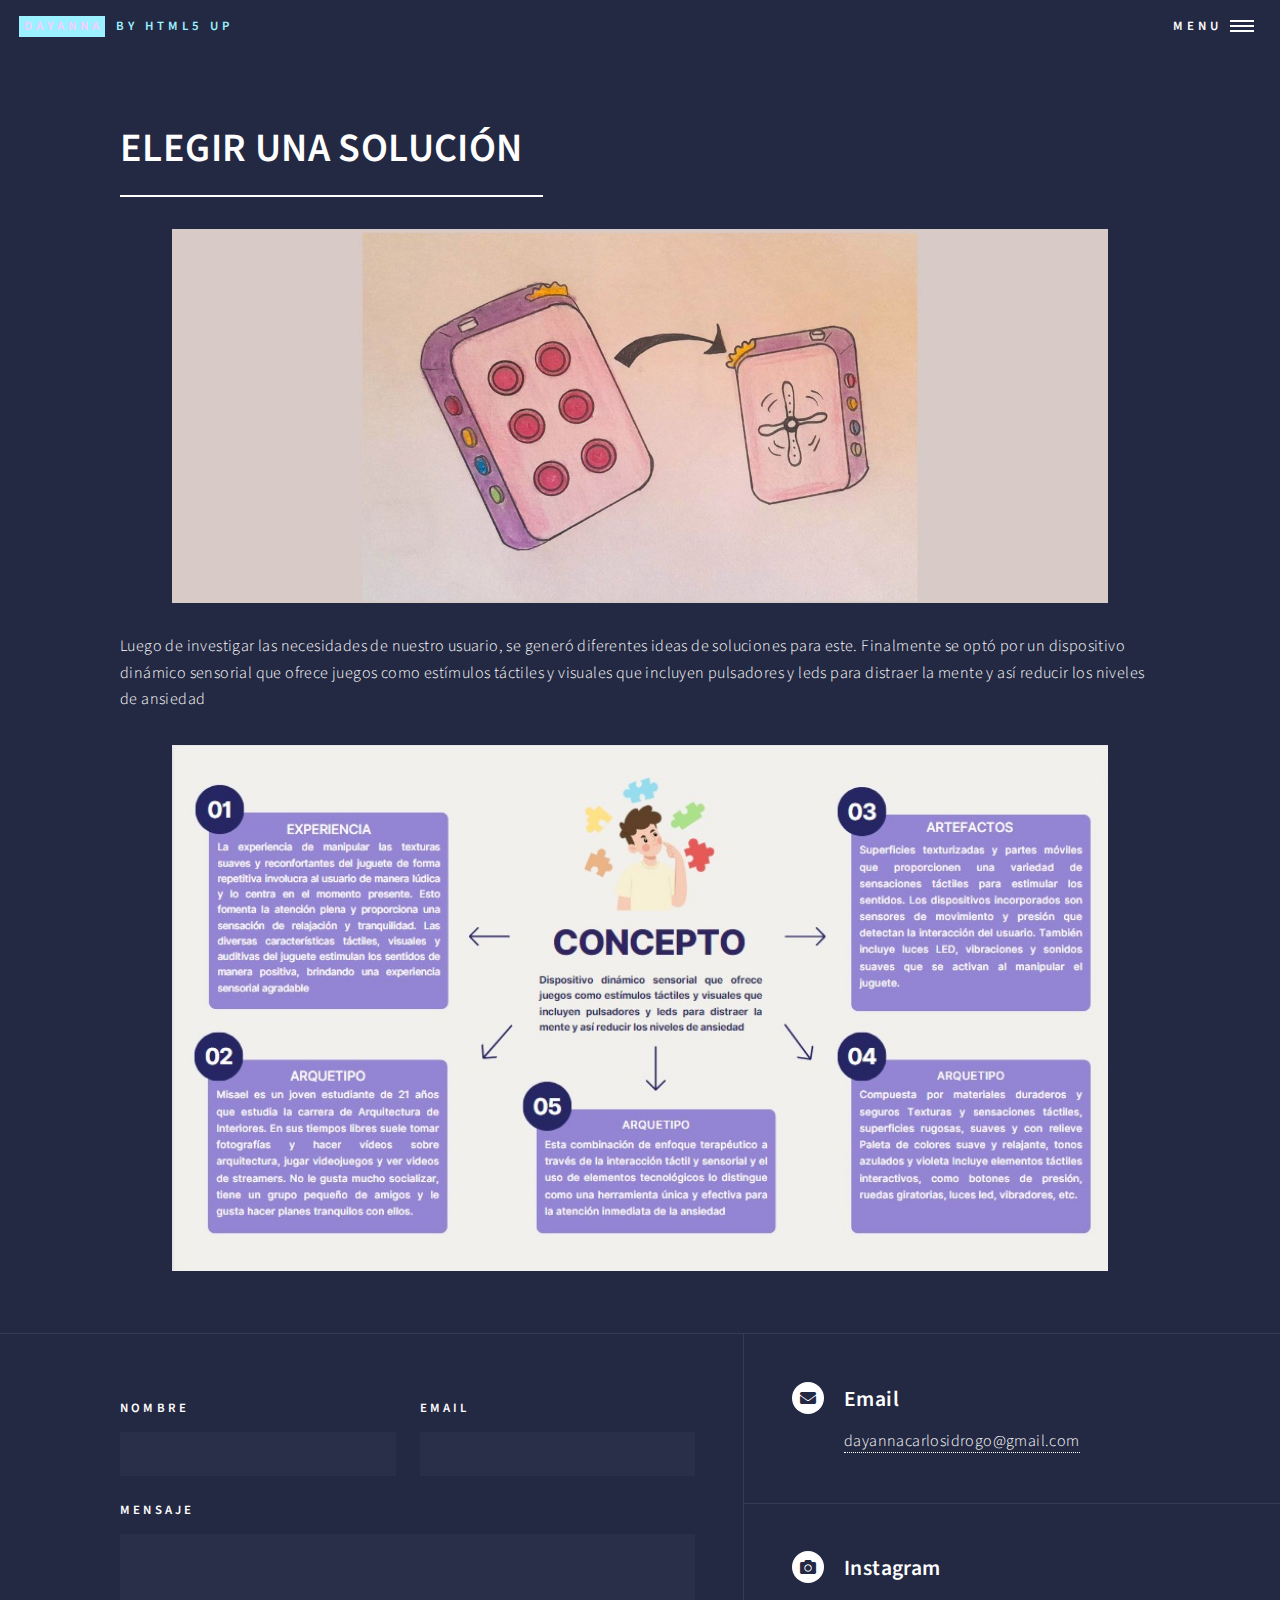
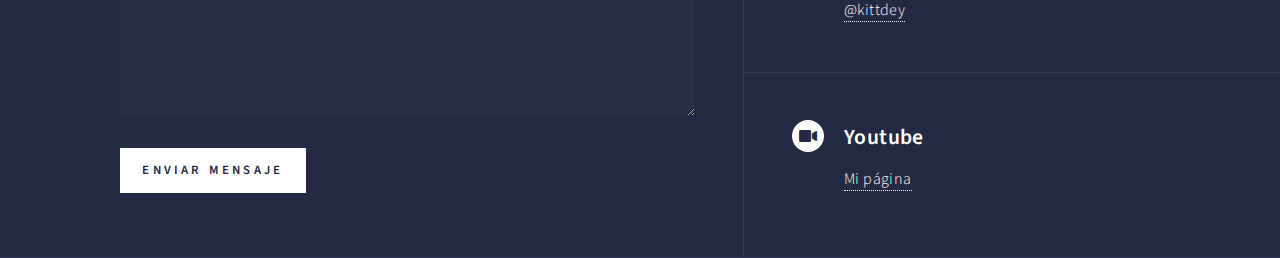
<file: proy-idear.html>
<!DOCTYPE HTML>
<!--
	Forty by HTML5 UP
	html5up.net | @ajlkn
	Free for personal and commercial use under the CCA 3.0 license (html5up.net/license)
-->
<html>
	<head>
		<title>CLase 3</title>
		<meta charset="utf-8" />
		<meta name="viewport" content="width=device-width, initial-scale=1, user-scalable=no" />
		<link rel="stylesheet" href="assets/css/main.css" />
		<noscript><link rel="stylesheet" href="assets/css/noscript.css" /></noscript>
	</head>
	<body class="is-preload">

		<!-- Wrapper -->
			<div id="wrapper">

				<!-- Header -->
				<header id="header" class="alt style2">
					<a href="index.html" class="logo"><strong>Dayanna</strong> <span>by HTML5 UP</span></a>
					<nav>
						<a href="#menu">Menu</a>
					</nav>
				</header>

				<!-- Menu -->
					<nav id="menu">
						<ul class="links">
							<li><a href="index.html">Inicio</a></li>
							<li><a href="sobremi.html">Sobre mí</a></li>
							<li><a href="bitacora.html">Bitácora</a></li>
							<li><a href="proyecto.html">Proyecto</a></li>
						</ul>
					</nav>

				<!-- Main -->
					<div id="main" class="alt">

						<!-- One -->
							<section id="one">
								<div class="inner">
									<header class="major">
										<h1>ELEGIR UNA SOLUCIÓN</h1>
									</header>
									<span class="image main"><img src="images/imagenes/alivia toy.jpg" alt="" /></span>
									<P>Luego de investigar las necesidades de nuestro usuario, se generó diferentes ideas de soluciones para
										este. Finalmente se optó por un dispositivo dinámico sensorial que ofrece juegos como estímulos táctiles
										y visuales que incluyen pulsadores y leds para distraer la mente y así reducir los niveles de ansiedad
										</P>
										<span class="image main"><img src="images/imagenes/ficha concepto.jpg" alt="" /></span>
								</div>
							</section>

					</div>

				<!-- Contact -->
					<section id="contact">
						<div class="inner">
							<section>
								<form method="post" action="#">
									<div class="fields">
										<div class="field half">
											<label for="name">Nombre</label>
											<input type="text" name="name" id="name" />
										</div>
										<div class="field half">
											<label for="email">Email</label>
											<input type="text" name="email" id="email" />
										</div>
										<div class="field">
											<label for="message">Mensaje</label>
											<textarea name="message" id="message" rows="6"></textarea>
										</div>
									</div>
									<ul class="actions">
										<li><input type="submit" value="Enviar Mensaje" class="primary" /></li>
									</ul>
								</form>
							</section>
							<section class="split">
								<section>
									<div class="contact-method">
										<span class="icon solid alt fa-envelope"></span>
										<h3>Email</h3>
										<a href="mailto:dayannacarlosidrogo@gmail.com">dayannacarlosidrogo@gmail.com</a>
									</div>
								</section>
								<section>
									<div class="contact-method">
										<span class="icon solid alt fa-camera"></span>
										<h3>Instagram</h3>
										<a href="https://www.instagram.com/kittdey/" target="_blank">@kittdey</a>
									</div>
								</section>
								<section>
									<div class="contact-method">
										<span class="icon solid alt fa-video"></span>
										<h3>Youtube</h3>
										<a href="https://www.youtube.com/channel/UCPkpNC0ojDOF4QJRd7x5Zow">Mi página</a>
									</div>
								</section>
							</section>
						</div>
					</section>

			</div>

		<!-- Scripts -->
			<script src="assets/js/jquery.min.js"></script>
			<script src="assets/js/jquery.scrolly.min.js"></script>
			<script src="assets/js/jquery.scrollex.min.js"></script>
			<script src="assets/js/browser.min.js"></script>
			<script src="assets/js/breakpoints.min.js"></script>
			<script src="assets/js/util.js"></script>
			<script src="assets/js/main.js"></script>

	</body>
</html>
</file>
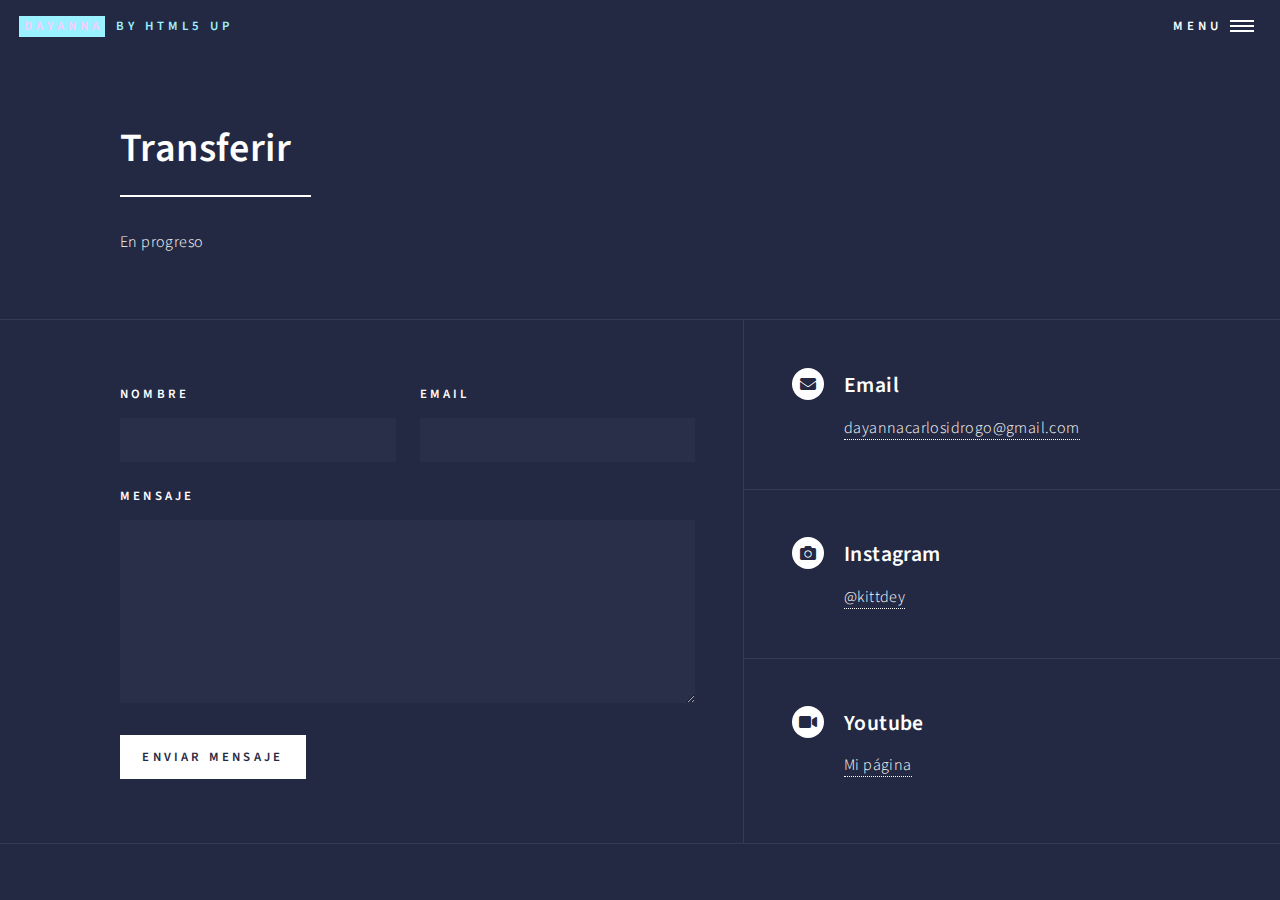
<file: proy-transferir.html>
<!DOCTYPE HTML>
<!--
	Forty by HTML5 UP
	html5up.net | @ajlkn
	Free for personal and commercial use under the CCA 3.0 license (html5up.net/license)
-->
<html>
	<head>
		<title>CLase 3</title>
		<meta charset="utf-8" />
		<meta name="viewport" content="width=device-width, initial-scale=1, user-scalable=no" />
		<link rel="stylesheet" href="assets/css/main.css" />
		<noscript><link rel="stylesheet" href="assets/css/noscript.css" /></noscript>
	</head>
	<body class="is-preload">

		<!-- Wrapper -->
			<div id="wrapper">

				<!-- Header -->
                <header id="header" class="alt style2">
                    <a href="index.html" class="logo"><strong>Dayanna</strong> <span>by HTML5 UP</span></a>
                    <nav>
                        <a href="#menu">Menu</a>
                    </nav>
                </header>
				<!-- Menu -->
					<nav id="menu">
						<ul class="links">
							<li><a href="index.html">Inicio</a></li>
							<li><a href="sobremi.html">Sobre mí</a></li>
							<li><a href="bitacora.html">Bitácora</a></li>
							<li><a href="proyecto.html">Proyecto</a></li>
						</ul>
					</nav>

				<!-- Main -->
					<div id="main" class="alt">

						<!-- One -->
							<section id="one">
								<div class="inner">
									<header class="major">
										<h1>Transferir</h1>
									</header>
									<p>En progreso</p>
								</div>
							</section>

					</div>

				<!-- Contact -->
					<section id="contact">
						<div class="inner">
							<section>
								<form method="post" action="#">
									<div class="fields">
										<div class="field half">
											<label for="name">Nombre</label>
											<input type="text" name="name" id="name" />
										</div>
										<div class="field half">
											<label for="email">Email</label>
											<input type="text" name="email" id="email" />
										</div>
										<div class="field">
											<label for="message">Mensaje</label>
											<textarea name="message" id="message" rows="6"></textarea>
										</div>
									</div>
									<ul class="actions">
										<li><input type="submit" value="Enviar Mensaje" class="primary" /></li>
									</ul>
								</form>
							</section>
							<section class="split">
								<section>
									<div class="contact-method">
										<span class="icon solid alt fa-envelope"></span>
										<h3>Email</h3>
										<a href="mailto:dayannacarlosidrogo@gmail.com">dayannacarlosidrogo@gmail.com</a>
									</div>
								</section>
								<section>
									<div class="contact-method">
										<span class="icon solid alt fa-camera"></span>
										<h3>Instagram</h3>
										<a href="https://www.instagram.com/kittdey/" target="_blank">@kittdey</a>
									</div>
								</section>
								<section>
									<div class="contact-method">
										<span class="icon solid alt fa-video"></span>
										<h3>Youtube</h3>
										<a href="https://www.youtube.com/channel/UCPkpNC0ojDOF4QJRd7x5Zow">Mi página</a>
									</div>
								</section>
							</section>
						</div>
					</section>

			</div>

		<!-- Scripts -->
			<script src="assets/js/jquery.min.js"></script>
			<script src="assets/js/jquery.scrolly.min.js"></script>
			<script src="assets/js/jquery.scrollex.min.js"></script>
			<script src="assets/js/browser.min.js"></script>
			<script src="assets/js/breakpoints.min.js"></script>
			<script src="assets/js/util.js"></script>
			<script src="assets/js/main.js"></script>

	</body>
</html>
</file>
<file: assets/css/noscript.css>
/*
	Forty by HTML5 UP
	html5up.net | @ajlkn
	Free for personal and commercial use under the CCA 3.0 license (html5up.net/license)
*/

/* Banner */

	body.is-preload #banner:after {
		opacity: 0.85;
	}

	body.is-preload #banner > .inner {
		-moz-filter: none;
		-webkit-filter: none;
		-ms-filter: none;
		filter: none;
		-moz-transform: none;
		-webkit-transform: none;
		-ms-transform: none;
		transform: none;
		opacity: 1;
	}
</file>
<file: assets/css/main.css>
@import url(fontawesome-all.min.css);
@import url("https://fonts.googleapis.com/css?family=Source+Sans+Pro:300,300italic,600,600italic");

/*
	Forty by HTML5 UP
	html5up.net | @ajlkn
	Free for personal and commercial use under the CCA 3.0 license (html5up.net/license)
*/

html, body, div, span, applet, object,
iframe, h1, h2, h3, h4, h5, h6, p, blockquote,
pre, a, abbr, acronym, address, big, cite,
code, del, dfn, em, img, ins, kbd, q, s, samp,
small, strike, strong, sub, sup, tt, var, b,
u, i, center, dl, dt, dd, ol, ul, li, fieldset,
form, label, legend, table, caption, tbody,
tfoot, thead, tr, th, td, article, aside,
canvas, details, embed, figure, figcaption,
footer, header, hgroup, menu, nav, output, ruby,
section, summary, time, mark, audio, video {
	margin: 0;
	padding: 0;
	border: 0;
	font-size: 100%;
	font: inherit;
	vertical-align: baseline;}

article, aside, details, figcaption, figure,
footer, header, hgroup, menu, nav, section {
	display: block;}

body {
	line-height: 1;
}

ol, ul {
	list-style: none;
}

blockquote, q {
	quotes: none;
}

	blockquote:before, blockquote:after, q:before, q:after {
		content: '';
		content: none;
	}

table {
	border-collapse: collapse;
	border-spacing: 0;
}

body {
	-webkit-text-size-adjust: none;
}

mark {
	background-color: transparent;
	color: inherit;
}

input::-moz-focus-inner {
	border: 0;
	padding: 0;
}

input, select, textarea {
	-moz-appearance: none;
	-webkit-appearance: none;
	-ms-appearance: none;
	appearance: none;
}

/* Basic */

	@-ms-viewport {
		width: device-width;
	}

	body {
		-ms-overflow-style: scrollbar;
	}

	@media screen and (max-width: 480px) {

		html, body {
			min-width: 320px;
		}

	}

	html {
		box-sizing: border-box;
	}

	*, *:before, *:after {
		box-sizing: inherit;
	}

	body {
		background: #242943;
	}

		body.is-preload *, body.is-preload *:before, body.is-preload *:after {
			-moz-animation: none !important;
			-webkit-animation: none !important;
			-ms-animation: none !important;
			animation: none !important;
			-moz-transition: none !important;
			-webkit-transition: none !important;
			-ms-transition: none !important;
			transition: none !important;
		}

/* Type */

	body, input, select, textarea {
		color: #ffffff;
		font-family: "Source Sans Pro", Helvetica, sans-serif;
		font-size: 17pt;
		font-weight: 300;
		letter-spacing: 0.025em;
		line-height: 1.65;
	}

		@media screen and (max-width: 1680px) {

			body, input, select, textarea {
				font-size: 14pt;
			}

		}

		@media screen and (max-width: 1280px) {

			body, input, select, textarea {
				font-size: 12pt;
			}

		}

		@media screen and (max-width: 360px) {

			body, input, select, textarea {
				font-size: 11pt;
			}

		}

	a {
		-moz-transition: color 0.2s ease-in-out, border-bottom-color 0.2s ease-in-out;
		-webkit-transition: color 0.2s ease-in-out, border-bottom-color 0.2s ease-in-out;
		-ms-transition: color 0.2s ease-in-out, border-bottom-color 0.2s ease-in-out;
		transition: color 0.2s ease-in-out, border-bottom-color 0.2s ease-in-out;
		border-bottom: dotted 1px;
		color: inherit;
		text-decoration: none;
	}

		a:hover {
			border-bottom-color: transparent;
			color: #9bf1ff !important;
		}

		a:active {
			color: #53e3fb !important;
		}

	strong, b {
		color: #ffffff;
		font-weight: 600;
	}

	em, i {
		font-style: italic;
	}

	p {
		margin: 0 0 2em 0;
	}

	h1, h2, h3, h4, h5, h6 {
		color: #ffffff;
		font-weight: 600;
		line-height: 1.65;
		margin: 0 0 1em 0;
	}

		h1 a, h2 a, h3 a, h4 a, h5 a, h6 a {
			color: inherit;
			border-bottom: 0;
		}

	h1 {
		font-size: 2.5em;
	}

	h2 {
		font-size: 1.75em;
	}

	h3 {
		font-size: 1.35em;
	}

	h4 {
		font-size: 1.1em;
	}

	h5 {
		font-size: 0.9em;
	}

	h6 {
		font-size: 0.7em;
	}

	@media screen and (max-width: 736px) {

		h1 {
			font-size: 2em;
		}

		h2 {
			font-size: 1.5em;
		}

		h3 {
			font-size: 1.25em;
		}

	}

	sub {
		font-size: 0.8em;
		position: relative;
		top: 0.5em;
	}

	sup {
		font-size: 0.8em;
		position: relative;
		top: -0.5em;
	}

	blockquote {
		border-left: solid 4px rgba(212, 212, 255, 0.1);
		font-style: italic;
		margin: 0 0 2em 0;
		padding: 0.5em 0 0.5em 2em;
	}

	code {
		background: rgba(212, 212, 255, 0.035);
		font-family: "Courier New", monospace;
		font-size: 0.9em;
		margin: 0 0.25em;
		padding: 0.25em 0.65em;
	}

	pre {
		-webkit-overflow-scrolling: touch;
		font-family: "Courier New", monospace;
		font-size: 0.9em;
		margin: 0 0 2em 0;
	}

		pre code {
			display: block;
			line-height: 1.75;
			padding: 1em 1.5em;
			overflow-x: auto;
		}

	hr {
		border: 0;
		border-bottom: solid 1px rgba(212, 212, 255, 0.1);
		margin: 2em 0;
	}

		hr.major {
			margin: 3em 0;
		}

	.align-left {
		text-align: left;
	}

	.align-center {
		text-align: center;
	}

	.align-right {
		text-align: right;
	}

/* Row */

	.row {
		display: flex;
		flex-wrap: wrap;
		box-sizing: border-box;
		align-items: stretch;
	}

		.row > * {
			box-sizing: border-box;
		}

		.row.gtr-uniform > * > :last-child {
			margin-bottom: 0;
		}

		.row.aln-left {
			justify-content: flex-start;
		}

		.row.aln-center {
			justify-content: center;
		}

		.row.aln-right {
			justify-content: flex-end;
		}

		.row.aln-top {
			align-items: flex-start;
		}

		.row.aln-middle {
			align-items: center;
		}

		.row.aln-bottom {
			align-items: flex-end;
		}

		.row > .imp {
			order: -1;
		}

		.row > .col-1 {
			width: 8.33333%;
		}

		.row > .off-1 {
			margin-left: 8.33333%;
		}

		.row > .col-2 {
			width: 16.66667%;
		}

		.row > .off-2 {
			margin-left: 16.66667%;
		}

		.row > .col-3 {
			width: 25%;
		}

		.row > .off-3 {
			margin-left: 25%;
		}

		.row > .col-4 {
			width: 33.33333%;
		}

		.row > .off-4 {
			margin-left: 33.33333%;
		}

		.row > .col-5 {
			width: 41.66667%;
		}

		.row > .off-5 {
			margin-left: 41.66667%;
		}

		.row > .col-6 {
			width: 50%;
		}

		.row > .off-6 {
			margin-left: 50%;
		}

		.row > .col-7 {
			width: 58.33333%;
		}

		.row > .off-7 {
			margin-left: 58.33333%;
		}

		.row > .col-8 {
			width: 66.66667%;
		}

		.row > .off-8 {
			margin-left: 66.66667%;
		}

		.row > .col-9 {
			width: 75%;
		}

		.row > .off-9 {
			margin-left: 75%;
		}

		.row > .col-10 {
			width: 83.33333%;
		}

		.row > .off-10 {
			margin-left: 83.33333%;
		}

		.row > .col-11 {
			width: 91.66667%;
		}

		.row > .off-11 {
			margin-left: 91.66667%;
		}

		.row > .col-12 {
			width: 100%;
		}

		.row > .off-12 {
			margin-left: 100%;
		}

		.row.gtr-0 {
			margin-top: 0;
			margin-left: 0em;
		}

			.row.gtr-0 > * {
				padding: 0 0 0 0em;
			}

			.row.gtr-0.gtr-uniform {
				margin-top: 0em;
			}

				.row.gtr-0.gtr-uniform > * {
					padding-top: 0em;
				}

		.row.gtr-25 {
			margin-top: 0;
			margin-left: -0.5em;
		}

			.row.gtr-25 > * {
				padding: 0 0 0 0.5em;
			}

			.row.gtr-25.gtr-uniform {
				margin-top: -0.5em;
			}

				.row.gtr-25.gtr-uniform > * {
					padding-top: 0.5em;
				}

		.row.gtr-50 {
			margin-top: 0;
			margin-left: -1em;
		}

			.row.gtr-50 > * {
				padding: 0 0 0 1em;
			}

			.row.gtr-50.gtr-uniform {
				margin-top: -1em;
			}

				.row.gtr-50.gtr-uniform > * {
					padding-top: 1em;
				}

		.row {
			margin-top: 0;
			margin-left: -2em;
		}

			.row > * {
				padding: 0 0 0 2em;
			}

			.row.gtr-uniform {
				margin-top: -2em;
			}

				.row.gtr-uniform > * {
					padding-top: 2em;
				}

		.row.gtr-150 {
			margin-top: 0;
			margin-left: -3em;
		}

			.row.gtr-150 > * {
				padding: 0 0 0 3em;
			}

			.row.gtr-150.gtr-uniform {
				margin-top: -3em;
			}

				.row.gtr-150.gtr-uniform > * {
					padding-top: 3em;
				}

		.row.gtr-200 {
			margin-top: 0;
			margin-left: -4em;
		}

			.row.gtr-200 > * {
				padding: 0 0 0 4em;
			}

			.row.gtr-200.gtr-uniform {
				margin-top: -4em;
			}

				.row.gtr-200.gtr-uniform > * {
					padding-top: 4em;
				}

		@media screen and (max-width: 1680px) {

			.row {
				display: flex;
				flex-wrap: wrap;
				box-sizing: border-box;
				align-items: stretch;
			}

				.row > * {
					box-sizing: border-box;
				}

				.row.gtr-uniform > * > :last-child {
					margin-bottom: 0;
				}

				.row.aln-left {
					justify-content: flex-start;
				}

				.row.aln-center {
					justify-content: center;
				}

				.row.aln-right {
					justify-content: flex-end;
				}

				.row.aln-top {
					align-items: flex-start;
				}

				.row.aln-middle {
					align-items: center;
				}

				.row.aln-bottom {
					align-items: flex-end;
				}

				.row > .imp-xlarge {
					order: -1;
				}

				.row > .col-1-xlarge {
					width: 8.33333%;
				}

				.row > .off-1-xlarge {
					margin-left: 8.33333%;
				}

				.row > .col-2-xlarge {
					width: 16.66667%;
				}

				.row > .off-2-xlarge {
					margin-left: 16.66667%;
				}

				.row > .col-3-xlarge {
					width: 25%;
				}

				.row > .off-3-xlarge {
					margin-left: 25%;
				}

				.row > .col-4-xlarge {
					width: 33.33333%;
				}

				.row > .off-4-xlarge {
					margin-left: 33.33333%;
				}

				.row > .col-5-xlarge {
					width: 41.66667%;
				}

				.row > .off-5-xlarge {
					margin-left: 41.66667%;
				}

				.row > .col-6-xlarge {
					width: 50%;
				}

				.row > .off-6-xlarge {
					margin-left: 50%;
				}

				.row > .col-7-xlarge {
					width: 58.33333%;
				}

				.row > .off-7-xlarge {
					margin-left: 58.33333%;
				}

				.row > .col-8-xlarge {
					width: 66.66667%;
				}

				.row > .off-8-xlarge {
					margin-left: 66.66667%;
				}

				.row > .col-9-xlarge {
					width: 75%;
				}

				.row > .off-9-xlarge {
					margin-left: 75%;
				}

				.row > .col-10-xlarge {
					width: 83.33333%;
				}

				.row > .off-10-xlarge {
					margin-left: 83.33333%;
				}

				.row > .col-11-xlarge {
					width: 91.66667%;
				}

				.row > .off-11-xlarge {
					margin-left: 91.66667%;
				}

				.row > .col-12-xlarge {
					width: 100%;
				}

				.row > .off-12-xlarge {
					margin-left: 100%;
				}

				.row.gtr-0 {
					margin-top: 0;
					margin-left: 0em;
				}

					.row.gtr-0 > * {
						padding: 0 0 0 0em;
					}

					.row.gtr-0.gtr-uniform {
						margin-top: 0em;
					}

						.row.gtr-0.gtr-uniform > * {
							padding-top: 0em;
						}

				.row.gtr-25 {
					margin-top: 0;
					margin-left: -0.5em;
				}

					.row.gtr-25 > * {
						padding: 0 0 0 0.5em;
					}

					.row.gtr-25.gtr-uniform {
						margin-top: -0.5em;
					}

						.row.gtr-25.gtr-uniform > * {
							padding-top: 0.5em;
						}

				.row.gtr-50 {
					margin-top: 0;
					margin-left: -1em;
				}

					.row.gtr-50 > * {
						padding: 0 0 0 1em;
					}

					.row.gtr-50.gtr-uniform {
						margin-top: -1em;
					}

						.row.gtr-50.gtr-uniform > * {
							padding-top: 1em;
						}

				.row {
					margin-top: 0;
					margin-left: -2em;
				}

					.row > * {
						padding: 0 0 0 2em;
					}

					.row.gtr-uniform {
						margin-top: -2em;
					}

						.row.gtr-uniform > * {
							padding-top: 2em;
						}

				.row.gtr-150 {
					margin-top: 0;
					margin-left: -3em;
				}

					.row.gtr-150 > * {
						padding: 0 0 0 3em;
					}

					.row.gtr-150.gtr-uniform {
						margin-top: -3em;
					}

						.row.gtr-150.gtr-uniform > * {
							padding-top: 3em;
						}

				.row.gtr-200 {
					margin-top: 0;
					margin-left: -4em;
				}

					.row.gtr-200 > * {
						padding: 0 0 0 4em;
					}

					.row.gtr-200.gtr-uniform {
						margin-top: -4em;
					}

						.row.gtr-200.gtr-uniform > * {
							padding-top: 4em;
						}

		}

		@media screen and (max-width: 1280px) {

			.row {
				display: flex;
				flex-wrap: wrap;
				box-sizing: border-box;
				align-items: stretch;
			}

				.row > * {
					box-sizing: border-box;
				}

				.row.gtr-uniform > * > :last-child {
					margin-bottom: 0;
				}

				.row.aln-left {
					justify-content: flex-start;
				}

				.row.aln-center {
					justify-content: center;
				}

				.row.aln-right {
					justify-content: flex-end;
				}

				.row.aln-top {
					align-items: flex-start;
				}

				.row.aln-middle {
					align-items: center;
				}

				.row.aln-bottom {
					align-items: flex-end;
				}

				.row > .imp-large {
					order: -1;
				}

				.row > .col-1-large {
					width: 8.33333%;
				}

				.row > .off-1-large {
					margin-left: 8.33333%;
				}

				.row > .col-2-large {
					width: 16.66667%;
				}

				.row > .off-2-large {
					margin-left: 16.66667%;
				}

				.row > .col-3-large {
					width: 25%;
				}

				.row > .off-3-large {
					margin-left: 25%;
				}

				.row > .col-4-large {
					width: 33.33333%;
				}

				.row > .off-4-large {
					margin-left: 33.33333%;
				}

				.row > .col-5-large {
					width: 41.66667%;
				}

				.row > .off-5-large {
					margin-left: 41.66667%;
				}

				.row > .col-6-large {
					width: 50%;
				}

				.row > .off-6-large {
					margin-left: 50%;
				}

				.row > .col-7-large {
					width: 58.33333%;
				}

				.row > .off-7-large {
					margin-left: 58.33333%;
				}

				.row > .col-8-large {
					width: 66.66667%;
				}

				.row > .off-8-large {
					margin-left: 66.66667%;
				}

				.row > .col-9-large {
					width: 75%;
				}

				.row > .off-9-large {
					margin-left: 75%;
				}

				.row > .col-10-large {
					width: 83.33333%;
				}

				.row > .off-10-large {
					margin-left: 83.33333%;
				}

				.row > .col-11-large {
					width: 91.66667%;
				}

				.row > .off-11-large {
					margin-left: 91.66667%;
				}

				.row > .col-12-large {
					width: 100%;
				}

				.row > .off-12-large {
					margin-left: 100%;
				}

				.row.gtr-0 {
					margin-top: 0;
					margin-left: 0em;
				}

					.row.gtr-0 > * {
						padding: 0 0 0 0em;
					}

					.row.gtr-0.gtr-uniform {
						margin-top: 0em;
					}

						.row.gtr-0.gtr-uniform > * {
							padding-top: 0em;
						}

				.row.gtr-25 {
					margin-top: 0;
					margin-left: -0.375em;
				}

					.row.gtr-25 > * {
						padding: 0 0 0 0.375em;
					}

					.row.gtr-25.gtr-uniform {
						margin-top: -0.375em;
					}

						.row.gtr-25.gtr-uniform > * {
							padding-top: 0.375em;
						}

				.row.gtr-50 {
					margin-top: 0;
					margin-left: -0.75em;
				}

					.row.gtr-50 > * {
						padding: 0 0 0 0.75em;
					}

					.row.gtr-50.gtr-uniform {
						margin-top: -0.75em;
					}

						.row.gtr-50.gtr-uniform > * {
							padding-top: 0.75em;
						}

				.row {
					margin-top: 0;
					margin-left: -1.5em;
				}

					.row > * {
						padding: 0 0 0 1.5em;
					}

					.row.gtr-uniform {
						margin-top: -1.5em;
					}

						.row.gtr-uniform > * {
							padding-top: 1.5em;
						}

				.row.gtr-150 {
					margin-top: 0;
					margin-left: -2.25em;
				}

					.row.gtr-150 > * {
						padding: 0 0 0 2.25em;
					}

					.row.gtr-150.gtr-uniform {
						margin-top: -2.25em;
					}

						.row.gtr-150.gtr-uniform > * {
							padding-top: 2.25em;
						}

				.row.gtr-200 {
					margin-top: 0;
					margin-left: -3em;
				}

					.row.gtr-200 > * {
						padding: 0 0 0 3em;
					}

					.row.gtr-200.gtr-uniform {
						margin-top: -3em;
					}

						.row.gtr-200.gtr-uniform > * {
							padding-top: 3em;
						}

		}

		@media screen and (max-width: 980px) {

			.row {
				display: flex;
				flex-wrap: wrap;
				box-sizing: border-box;
				align-items: stretch;
			}

				.row > * {
					box-sizing: border-box;
				}

				.row.gtr-uniform > * > :last-child {
					margin-bottom: 0;
				}

				.row.aln-left {
					justify-content: flex-start;
				}

				.row.aln-center {
					justify-content: center;
				}

				.row.aln-right {
					justify-content: flex-end;
				}

				.row.aln-top {
					align-items: flex-start;
				}

				.row.aln-middle {
					align-items: center;
				}

				.row.aln-bottom {
					align-items: flex-end;
				}

				.row > .imp-medium {
					order: -1;
				}

				.row > .col-1-medium {
					width: 8.33333%;
				}

				.row > .off-1-medium {
					margin-left: 8.33333%;
				}

				.row > .col-2-medium {
					width: 16.66667%;
				}

				.row > .off-2-medium {
					margin-left: 16.66667%;
				}

				.row > .col-3-medium {
					width: 25%;
				}

				.row > .off-3-medium {
					margin-left: 25%;
				}

				.row > .col-4-medium {
					width: 33.33333%;
				}

				.row > .off-4-medium {
					margin-left: 33.33333%;
				}

				.row > .col-5-medium {
					width: 41.66667%;
				}

				.row > .off-5-medium {
					margin-left: 41.66667%;
				}

				.row > .col-6-medium {
					width: 50%;
				}

				.row > .off-6-medium {
					margin-left: 50%;
				}

				.row > .col-7-medium {
					width: 58.33333%;
				}

				.row > .off-7-medium {
					margin-left: 58.33333%;
				}

				.row > .col-8-medium {
					width: 66.66667%;
				}

				.row > .off-8-medium {
					margin-left: 66.66667%;
				}

				.row > .col-9-medium {
					width: 75%;
				}

				.row > .off-9-medium {
					margin-left: 75%;
				}

				.row > .col-10-medium {
					width: 83.33333%;
				}

				.row > .off-10-medium {
					margin-left: 83.33333%;
				}

				.row > .col-11-medium {
					width: 91.66667%;
				}

				.row > .off-11-medium {
					margin-left: 91.66667%;
				}

				.row > .col-12-medium {
					width: 100%;
				}

				.row > .off-12-medium {
					margin-left: 100%;
				}

				.row.gtr-0 {
					margin-top: 0;
					margin-left: 0em;
				}

					.row.gtr-0 > * {
						padding: 0 0 0 0em;
					}

					.row.gtr-0.gtr-uniform {
						margin-top: 0em;
					}

						.row.gtr-0.gtr-uniform > * {
							padding-top: 0em;
						}

				.row.gtr-25 {
					margin-top: 0;
					margin-left: -0.375em;
				}

					.row.gtr-25 > * {
						padding: 0 0 0 0.375em;
					}

					.row.gtr-25.gtr-uniform {
						margin-top: -0.375em;
					}

						.row.gtr-25.gtr-uniform > * {
							padding-top: 0.375em;
						}

				.row.gtr-50 {
					margin-top: 0;
					margin-left: -0.75em;
				}

					.row.gtr-50 > * {
						padding: 0 0 0 0.75em;
					}

					.row.gtr-50.gtr-uniform {
						margin-top: -0.75em;
					}

						.row.gtr-50.gtr-uniform > * {
							padding-top: 0.75em;
						}

				.row {
					margin-top: 0;
					margin-left: -1.5em;
				}

					.row > * {
						padding: 0 0 0 1.5em;
					}

					.row.gtr-uniform {
						margin-top: -1.5em;
					}

						.row.gtr-uniform > * {
							padding-top: 1.5em;
						}

				.row.gtr-150 {
					margin-top: 0;
					margin-left: -2.25em;
				}

					.row.gtr-150 > * {
						padding: 0 0 0 2.25em;
					}

					.row.gtr-150.gtr-uniform {
						margin-top: -2.25em;
					}

						.row.gtr-150.gtr-uniform > * {
							padding-top: 2.25em;
						}

				.row.gtr-200 {
					margin-top: 0;
					margin-left: -3em;
				}

					.row.gtr-200 > * {
						padding: 0 0 0 3em;
					}

					.row.gtr-200.gtr-uniform {
						margin-top: -3em;
					}

						.row.gtr-200.gtr-uniform > * {
							padding-top: 3em;
						}

		}

		@media screen and (max-width: 736px) {

			.row {
				display: flex;
				flex-wrap: wrap;
				box-sizing: border-box;
				align-items: stretch;
			}

				.row > * {
					box-sizing: border-box;
				}

				.row.gtr-uniform > * > :last-child {
					margin-bottom: 0;
				}

				.row.aln-left {
					justify-content: flex-start;
				}

				.row.aln-center {
					justify-content: center;
				}

				.row.aln-right {
					justify-content: flex-end;
				}

				.row.aln-top {
					align-items: flex-start;
				}

				.row.aln-middle {
					align-items: center;
				}

				.row.aln-bottom {
					align-items: flex-end;
				}

				.row > .imp-small {
					order: -1;
				}

				.row > .col-1-small {
					width: 8.33333%;
				}

				.row > .off-1-small {
					margin-left: 8.33333%;
				}

				.row > .col-2-small {
					width: 16.66667%;
				}

				.row > .off-2-small {
					margin-left: 16.66667%;
				}

				.row > .col-3-small {
					width: 25%;
				}

				.row > .off-3-small {
					margin-left: 25%;
				}

				.row > .col-4-small {
					width: 33.33333%;
				}

				.row > .off-4-small {
					margin-left: 33.33333%;
				}

				.row > .col-5-small {
					width: 41.66667%;
				}

				.row > .off-5-small {
					margin-left: 41.66667%;
				}

				.row > .col-6-small {
					width: 50%;
				}

				.row > .off-6-small {
					margin-left: 50%;
				}

				.row > .col-7-small {
					width: 58.33333%;
				}

				.row > .off-7-small {
					margin-left: 58.33333%;
				}

				.row > .col-8-small {
					width: 66.66667%;
				}

				.row > .off-8-small {
					margin-left: 66.66667%;
				}

				.row > .col-9-small {
					width: 75%;
				}

				.row > .off-9-small {
					margin-left: 75%;
				}

				.row > .col-10-small {
					width: 83.33333%;
				}

				.row > .off-10-small {
					margin-left: 83.33333%;
				}

				.row > .col-11-small {
					width: 91.66667%;
				}

				.row > .off-11-small {
					margin-left: 91.66667%;
				}

				.row > .col-12-small {
					width: 100%;
				}

				.row > .off-12-small {
					margin-left: 100%;
				}

				.row.gtr-0 {
					margin-top: 0;
					margin-left: 0em;
				}

					.row.gtr-0 > * {
						padding: 0 0 0 0em;
					}

					.row.gtr-0.gtr-uniform {
						margin-top: 0em;
					}

						.row.gtr-0.gtr-uniform > * {
							padding-top: 0em;
						}

				.row.gtr-25 {
					margin-top: 0;
					margin-left: -0.3125em;
				}

					.row.gtr-25 > * {
						padding: 0 0 0 0.3125em;
					}

					.row.gtr-25.gtr-uniform {
						margin-top: -0.3125em;
					}

						.row.gtr-25.gtr-uniform > * {
							padding-top: 0.3125em;
						}

				.row.gtr-50 {
					margin-top: 0;
					margin-left: -0.625em;
				}

					.row.gtr-50 > * {
						padding: 0 0 0 0.625em;
					}

					.row.gtr-50.gtr-uniform {
						margin-top: -0.625em;
					}

						.row.gtr-50.gtr-uniform > * {
							padding-top: 0.625em;
						}

				.row {
					margin-top: 0;
					margin-left: -1.25em;
				}

					.row > * {
						padding: 0 0 0 1.25em;
					}

					.row.gtr-uniform {
						margin-top: -1.25em;
					}

						.row.gtr-uniform > * {
							padding-top: 1.25em;
						}

				.row.gtr-150 {
					margin-top: 0;
					margin-left: -1.875em;
				}

					.row.gtr-150 > * {
						padding: 0 0 0 1.875em;
					}

					.row.gtr-150.gtr-uniform {
						margin-top: -1.875em;
					}

						.row.gtr-150.gtr-uniform > * {
							padding-top: 1.875em;
						}

				.row.gtr-200 {
					margin-top: 0;
					margin-left: -2.5em;
				}

					.row.gtr-200 > * {
						padding: 0 0 0 2.5em;
					}

					.row.gtr-200.gtr-uniform {
						margin-top: -2.5em;
					}

						.row.gtr-200.gtr-uniform > * {
							padding-top: 2.5em;
						}

		}

		@media screen and (max-width: 480px) {

			.row {
				display: flex;
				flex-wrap: wrap;
				box-sizing: border-box;
				align-items: stretch;
			}

				.row > * {
					box-sizing: border-box;
				}

				.row.gtr-uniform > * > :last-child {
					margin-bottom: 0;
				}

				.row.aln-left {
					justify-content: flex-start;
				}

				.row.aln-center {
					justify-content: center;
				}

				.row.aln-right {
					justify-content: flex-end;
				}

				.row.aln-top {
					align-items: flex-start;
				}

				.row.aln-middle {
					align-items: center;
				}

				.row.aln-bottom {
					align-items: flex-end;
				}

				.row > .imp-xsmall {
					order: -1;
				}

				.row > .col-1-xsmall {
					width: 8.33333%;
				}

				.row > .off-1-xsmall {
					margin-left: 8.33333%;
				}

				.row > .col-2-xsmall {
					width: 16.66667%;
				}

				.row > .off-2-xsmall {
					margin-left: 16.66667%;
				}

				.row > .col-3-xsmall {
					width: 25%;
				}

				.row > .off-3-xsmall {
					margin-left: 25%;
				}

				.row > .col-4-xsmall {
					width: 33.33333%;
				}

				.row > .off-4-xsmall {
					margin-left: 33.33333%;
				}

				.row > .col-5-xsmall {
					width: 41.66667%;
				}

				.row > .off-5-xsmall {
					margin-left: 41.66667%;
				}

				.row > .col-6-xsmall {
					width: 50%;
				}

				.row > .off-6-xsmall {
					margin-left: 50%;
				}

				.row > .col-7-xsmall {
					width: 58.33333%;
				}

				.row > .off-7-xsmall {
					margin-left: 58.33333%;
				}

				.row > .col-8-xsmall {
					width: 66.66667%;
				}

				.row > .off-8-xsmall {
					margin-left: 66.66667%;
				}

				.row > .col-9-xsmall {
					width: 75%;
				}

				.row > .off-9-xsmall {
					margin-left: 75%;
				}

				.row > .col-10-xsmall {
					width: 83.33333%;
				}

				.row > .off-10-xsmall {
					margin-left: 83.33333%;
				}

				.row > .col-11-xsmall {
					width: 91.66667%;
				}

				.row > .off-11-xsmall {
					margin-left: 91.66667%;
				}

				.row > .col-12-xsmall {
					width: 100%;
				}

				.row > .off-12-xsmall {
					margin-left: 100%;
				}

				.row.gtr-0 {
					margin-top: 0;
					margin-left: 0em;
				}

					.row.gtr-0 > * {
						padding: 0 0 0 0em;
					}

					.row.gtr-0.gtr-uniform {
						margin-top: 0em;
					}

						.row.gtr-0.gtr-uniform > * {
							padding-top: 0em;
						}

				.row.gtr-25 {
					margin-top: 0;
					margin-left: -0.3125em;
				}

					.row.gtr-25 > * {
						padding: 0 0 0 0.3125em;
					}

					.row.gtr-25.gtr-uniform {
						margin-top: -0.3125em;
					}

						.row.gtr-25.gtr-uniform > * {
							padding-top: 0.3125em;
						}

				.row.gtr-50 {
					margin-top: 0;
					margin-left: -0.625em;
				}

					.row.gtr-50 > * {
						padding: 0 0 0 0.625em;
					}

					.row.gtr-50.gtr-uniform {
						margin-top: -0.625em;
					}

						.row.gtr-50.gtr-uniform > * {
							padding-top: 0.625em;
						}

				.row {
					margin-top: 0;
					margin-left: -1.25em;
				}

					.row > * {
						padding: 0 0 0 1.25em;
					}

					.row.gtr-uniform {
						margin-top: -1.25em;
					}

						.row.gtr-uniform > * {
							padding-top: 1.25em;
						}

				.row.gtr-150 {
					margin-top: 0;
					margin-left: -1.875em;
				}

					.row.gtr-150 > * {
						padding: 0 0 0 1.875em;
					}

					.row.gtr-150.gtr-uniform {
						margin-top: -1.875em;
					}

						.row.gtr-150.gtr-uniform > * {
							padding-top: 1.875em;
						}

				.row.gtr-200 {
					margin-top: 0;
					margin-left: -2.5em;
				}

					.row.gtr-200 > * {
						padding: 0 0 0 2.5em;
					}

					.row.gtr-200.gtr-uniform {
						margin-top: -2.5em;
					}

						.row.gtr-200.gtr-uniform > * {
							padding-top: 2.5em;
						}

		}

/* Section/Article */

	section.special, article.special {
		text-align: center;
	}

	header.major {
		width: -moz-max-content;
		width: -webkit-max-content;
		width: -ms-max-content;
		width: max-content;
		margin-bottom: 2em;
	}

		header.major > :first-child {
			margin-bottom: 0;
			width: calc(100% + 0.5em);
		}

			header.major > :first-child:after {
				content: '';
				background-color: #ffffff;
				display: block;
				height: 2px;
				margin: 0.325em 0 0.5em 0;
				width: 100%;
			}

		header.major > p {
			font-size: 0.7em;
			font-weight: 600;
			letter-spacing: 0.25em;
			margin-bottom: 0;
			text-transform: uppercase;
		}

		body.is-ie header.major > :first-child:after {
			max-width: 9em;
		}

		body.is-ie header.major > h1:after {
			max-width: 100% !important;
		}

	@media screen and (max-width: 736px) {

		header.major > p br {
			display: none;
		}

	}

/* Form */

	form {
		margin: 0 0 2em 0;
	}

		form > :last-child {
			margin-bottom: 0;
		}

		form > .fields {
			display: -moz-flex;
			display: -webkit-flex;
			display: -ms-flex;
			display: flex;
			-moz-flex-wrap: wrap;
			-webkit-flex-wrap: wrap;
			-ms-flex-wrap: wrap;
			flex-wrap: wrap;
			width: calc(100% + 3em);
			margin: -1.5em 0 2em -1.5em;
		}

			form > .fields > .field {
				-moz-flex-grow: 0;
				-webkit-flex-grow: 0;
				-ms-flex-grow: 0;
				flex-grow: 0;
				-moz-flex-shrink: 0;
				-webkit-flex-shrink: 0;
				-ms-flex-shrink: 0;
				flex-shrink: 0;
				padding: 1.5em 0 0 1.5em;
				width: calc(100% - 1.5em);
			}

				form > .fields > .field.half {
					width: calc(50% - 0.75em);
				}

				form > .fields > .field.third {
					width: calc(100%/3 - 0.5em);
				}

				form > .fields > .field.quarter {
					width: calc(25% - 0.375em);
				}

		@media screen and (max-width: 480px) {

			form > .fields {
				width: calc(100% + 3em);
				margin: -1.5em 0 2em -1.5em;
			}

				form > .fields > .field {
					padding: 1.5em 0 0 1.5em;
					width: calc(100% - 1.5em);
				}

					form > .fields > .field.half {
						width: calc(100% - 1.5em);
					}

					form > .fields > .field.third {
						width: calc(100% - 1.5em);
					}

					form > .fields > .field.quarter {
						width: calc(100% - 1.5em);
					}

		}

	label {
		color: #ffffff;
		display: block;
		font-size: 0.8em;
		font-weight: 600;
		letter-spacing: 0.25em;
		margin: 0 0 1em 0;
		text-transform: uppercase;
	}

	input[type="text"],
	input[type="password"],
	input[type="email"],
	input[type="tel"],
	input[type="search"],
	input[type="url"],
	select,
	textarea {
		-moz-appearance: none;
		-webkit-appearance: none;
		-ms-appearance: none;
		appearance: none;
		background: rgba(212, 212, 255, 0.035);
		border: none;
		border-radius: 0;
		color: inherit;
		display: block;
		outline: 0;
		padding: 0 1em;
		text-decoration: none;
		width: 100%;
	}

		input[type="text"]:invalid,
		input[type="password"]:invalid,
		input[type="email"]:invalid,
		input[type="tel"]:invalid,
		input[type="search"]:invalid,
		input[type="url"]:invalid,
		select:invalid,
		textarea:invalid {
			box-shadow: none;
		}

		input[type="text"]:focus,
		input[type="password"]:focus,
		input[type="email"]:focus,
		input[type="tel"]:focus,
		input[type="search"]:focus,
		input[type="url"]:focus,
		select:focus,
		textarea:focus {
			border-color: #9bf1ff;
			box-shadow: 0 0 0 2px #9bf1ff;
		}

	select {
		background-image: url("data:image/svg+xml;charset=utf8,%3Csvg xmlns='http://www.w3.org/2000/svg' width='40' height='40' preserveAspectRatio='none' viewBox='0 0 40 40'%3E%3Cpath d='M9.4,12.3l10.4,10.4l10.4-10.4c0.2-0.2,0.5-0.4,0.9-0.4c0.3,0,0.6,0.1,0.9,0.4l3.3,3.3c0.2,0.2,0.4,0.5,0.4,0.9 c0,0.4-0.1,0.6-0.4,0.9L20.7,31.9c-0.2,0.2-0.5,0.4-0.9,0.4c-0.3,0-0.6-0.1-0.9-0.4L4.3,17.3c-0.2-0.2-0.4-0.5-0.4-0.9 c0-0.4,0.1-0.6,0.4-0.9l3.3-3.3c0.2-0.2,0.5-0.4,0.9-0.4S9.1,12.1,9.4,12.3z' fill='rgba(212, 212, 255, 0.1)' /%3E%3C/svg%3E");
		background-size: 1.25rem;
		background-repeat: no-repeat;
		background-position: calc(100% - 1rem) center;
		height: 2.75em;
		padding-right: 2.75em;
		text-overflow: ellipsis;
	}

		select option {
			color: #ffffff;
			background: #242943;
		}

		select:focus::-ms-value {
			background-color: transparent;
		}

		select::-ms-expand {
			display: none;
		}

	input[type="text"],
	input[type="password"],
	input[type="email"],
	input[type="tel"],
	input[type="search"],
	input[type="url"],
	select {
		height: 2.75em;
	}

	textarea {
		padding: 0.75em 1em;
	}

	input[type="checkbox"],
	input[type="radio"] {
		-moz-appearance: none;
		-webkit-appearance: none;
		-ms-appearance: none;
		appearance: none;
		display: block;
		float: left;
		margin-right: -2em;
		opacity: 0;
		width: 1em;
		z-index: -1;
	}

		input[type="checkbox"] + label,
		input[type="radio"] + label {
			text-decoration: none;
			color: #ffffff;
			cursor: pointer;
			display: inline-block;
			font-weight: 300;
			padding-left: 2.65em;
			padding-right: 0.75em;
			position: relative;
		}

			input[type="checkbox"] + label:before,
			input[type="radio"] + label:before {
				-moz-osx-font-smoothing: grayscale;
				-webkit-font-smoothing: antialiased;
				display: inline-block;
				font-style: normal;
				font-variant: normal;
				text-rendering: auto;
				line-height: 1;
				text-transform: none !important;
				font-family: 'Font Awesome 5 Free';
				font-weight: 900;
			}

			input[type="checkbox"] + label:before,
			input[type="radio"] + label:before {
				background: rgba(212, 212, 255, 0.035);
				content: '';
				display: inline-block;
				font-size: 0.8em;
				height: 2.0625em;
				left: 0;
				letter-spacing: 0;
				line-height: 2.0625em;
				position: absolute;
				text-align: center;
				top: 0;
				width: 2.0625em;
			}

		input[type="checkbox"]:checked + label:before,
		input[type="radio"]:checked + label:before {
			background: #ffffff;
			border-color: #9bf1ff;
			content: '\f00c';
			color: #242943;
		}

		input[type="checkbox"]:focus + label:before,
		input[type="radio"]:focus + label:before {
			box-shadow: 0 0 0 2px #9bf1ff;
		}

	input[type="radio"] + label:before {
		border-radius: 100%;
	}

	::-webkit-input-placeholder {
		color: rgba(244, 244, 255, 0.2) !important;
		opacity: 1.0;
	}

	:-moz-placeholder {
		color: rgba(244, 244, 255, 0.2) !important;
		opacity: 1.0;
	}

	::-moz-placeholder {
		color: rgba(244, 244, 255, 0.2) !important;
		opacity: 1.0;
	}

	:-ms-input-placeholder {
		color: rgba(244, 244, 255, 0.2) !important;
		opacity: 1.0;
	}

/* Box */

	.box {
		border: solid 1px rgba(212, 212, 255, 0.1);
		margin-bottom: 2em;
		padding: 1.5em;
	}

		.box > :last-child,
		.box > :last-child > :last-child,
		.box > :last-child > :last-child > :last-child {
			margin-bottom: 0;
		}

		.box.alt {
			border: 0;
			border-radius: 0;
			padding: 0;
		}

/* Icon */

	.icon {
		text-decoration: none;
		border-bottom: none;
		position: relative;
	}

		.icon:before {
			-moz-osx-font-smoothing: grayscale;
			-webkit-font-smoothing: antialiased;
			display: inline-block;
			font-style: normal;
			font-variant: normal;
			text-rendering: auto;
			line-height: 1;
			text-transform: none !important;
			font-family: 'Font Awesome 5 Free';
			font-weight: 400;
		}

		.icon > .label {
			display: none;
		}

		.icon:before {
			line-height: inherit;
		}

		.icon.solid:before {
			font-weight: 900;
		}

		.icon.brands:before {
			font-family: 'Font Awesome 5 Brands';
		}

		.icon.alt:before {
			background-color: #ffffff;
			border-radius: 100%;
			color: #242943;
			display: inline-block;
			height: 2em;
			line-height: 2em;
			text-align: center;
			width: 2em;
		}

	a.icon.alt:before {
		-moz-transition: background-color 0.2s ease-in-out;
		-webkit-transition: background-color 0.2s ease-in-out;
		-ms-transition: background-color 0.2s ease-in-out;
		transition: background-color 0.2s ease-in-out;
	}

	a.icon.alt:hover:before {
		background-color: #6fc3df;
	}

	a.icon.alt:active:before {
		background-color: #37a6cb;
	}

/* Image */

	.image {
		border: 0;
		display: inline-block;
		position: relative;
	}

		.image img {
			display: block;
			
		}

		.image.left, .image.right {
			max-width: 30%;
		}

			.image.left img, .image.right img {
				width: 100%;
			}

		.image.left {
			float: left;
			margin: 0 1.5em 1.25em 0;
			top: 0.25em;
		}

		.image.right {
			float: right;
			margin: 0 0 1.25em 1.5em;
			top: 0.25em;
		}

		.image.fit {
			display: block;
			margin: 0 0 2em 0;
			width: 100%;
		}

			.image.fit img {
				width: 100%;
			}

		.image.main {
			display: block;
			margin: 2.5em 0;
			width: 90%;
			margin: 30px auto;
		}

			.image.main img {
				width: 100%;
			}

			@media screen and (max-width: 736px) {

				.image.main {
					margin: 1.5em 0;
				}

			}

/* List */

	ol {
		list-style: decimal;
		margin: 0 0 2em 0;
		padding-left: 1.25em;
	}

		ol li {
			padding-left: 0.25em;
		}

	ul {
		list-style: disc;
		margin: 0 0 2em 0;
		padding-left: 1em;
	}

		ul li {
			padding-left: 0.5em;
		}

		ul.alt {
			list-style: none;
			padding-left: 0;
		}

			ul.alt li {
				border-top: solid 1px rgba(212, 212, 255, 0.1);
				padding: 0.5em 0;
			}

				ul.alt li:first-child {
					border-top: 0;
					padding-top: 0;
				}

	dl {
		margin: 0 0 2em 0;
	}

		dl dt {
			display: block;
			font-weight: 600;
			margin: 0 0 1em 0;
		}

		dl dd {
			margin-left: 2em;
		}

/* Actions */

	ul.actions {
		display: -moz-flex;
		display: -webkit-flex;
		display: -ms-flex;
		display: flex;
		cursor: default;
		list-style: none;
		margin-left: -1em;
		padding-left: 0;
	}

		ul.actions li {
			padding: 0 0 0 1em;
			vertical-align: middle;
		}

		ul.actions.special {
			-moz-justify-content: center;
			-webkit-justify-content: center;
			-ms-justify-content: center;
			justify-content: center;
			width: 100%;
			margin-left: 0;
		}

			ul.actions.special li:first-child {
				padding-left: 0;
			}

		ul.actions.stacked {
			-moz-flex-direction: column;
			-webkit-flex-direction: column;
			-ms-flex-direction: column;
			flex-direction: column;
			margin-left: 0;
		}

			ul.actions.stacked li {
				padding: 1.3em 0 0 0;
			}

				ul.actions.stacked li:first-child {
					padding-top: 0;
				}

		ul.actions.fit {
			width: calc(100% + 1em);
		}

			ul.actions.fit li {
				-moz-flex-grow: 1;
				-webkit-flex-grow: 1;
				-ms-flex-grow: 1;
				flex-grow: 1;
				-moz-flex-shrink: 1;
				-webkit-flex-shrink: 1;
				-ms-flex-shrink: 1;
				flex-shrink: 1;
				width: 100%;
			}

				ul.actions.fit li > * {
					width: 100%;
				}

			ul.actions.fit.stacked {
				width: 100%;
			}

/* Icons */

	ul.icons {
		cursor: default;
		list-style: none;
		padding-left: 0;
	}

		ul.icons li {
			display: inline-block;
			padding: 0 1em 0 0;
		}

			ul.icons li:last-child {
				padding-right: 0;
			}

		@media screen and (max-width: 736px) {

			ul.icons li {
				padding: 0 0.75em 0 0;
			}

		}

/* Pagination */

	ul.pagination {
		cursor: default;
		list-style: none;
		padding-left: 0;
	}

		ul.pagination li {
			display: inline-block;
			padding-left: 0;
			vertical-align: middle;
		}

			ul.pagination li > .page {
				-moz-transition: background-color 0.2s ease-in-out, color 0.2s ease-in-out;
				-webkit-transition: background-color 0.2s ease-in-out, color 0.2s ease-in-out;
				-ms-transition: background-color 0.2s ease-in-out, color 0.2s ease-in-out;
				transition: background-color 0.2s ease-in-out, color 0.2s ease-in-out;
				border-bottom: 0;
				display: inline-block;
				font-size: 0.8em;
				font-weight: 600;
				height: 1.5em;
				line-height: 1.5em;
				margin: 0 0.125em;
				min-width: 1.5em;
				padding: 0 0.5em;
				text-align: center;
			}

				ul.pagination li > .page.active {
					background-color: #ffffff;
					color: #242943;
				}

					ul.pagination li > .page.active:hover {
						background-color: #9bf1ff;
						color: #242943 !important;
					}

					ul.pagination li > .page.active:active {
						background-color: #53e3fb;
					}

			ul.pagination li:first-child {
				padding-right: 0.75em;
			}

			ul.pagination li:last-child {
				padding-left: 0.75em;
			}

		@media screen and (max-width: 480px) {

			ul.pagination li:nth-child(n+2):nth-last-child(n+2) {
				display: none;
			}

			ul.pagination li:first-child {
				padding-right: 0;
			}

		}

/* Table */

	.table-wrapper {
		-webkit-overflow-scrolling: touch;
		overflow-x: auto;
	}

	table {
		margin: 0 0 2em 0;
		width: 100%;
	}

		table tbody tr {
			border: solid 1px rgba(212, 212, 255, 0.1);
			border-left: 0;
			border-right: 0;
		}

			table tbody tr:nth-child(2n + 1) {
				background-color: rgba(212, 212, 255, 0.035);
			}

		table td {
			padding: 0.75em 0.75em;
		}

		table th {
			color: #ffffff;
			font-size: 0.9em;
			font-weight: 600;
			padding: 0 0.75em 0.75em 0.75em;
			text-align: left;
		}

		table thead {
			border-bottom: solid 2px rgba(212, 212, 255, 0.1);
		}

		table tfoot {
			border-top: solid 2px rgba(212, 212, 255, 0.1);
		}

		table.alt {
			border-collapse: separate;
		}

			table.alt tbody tr td {
				border: solid 1px rgba(212, 212, 255, 0.1);
				border-left-width: 0;
				border-top-width: 0;
			}

				table.alt tbody tr td:first-child {
					border-left-width: 1px;
				}

			table.alt tbody tr:first-child td {
				border-top-width: 1px;
			}

			table.alt thead {
				border-bottom: 0;
			}

			table.alt tfoot {
				border-top: 0;
			}

/* Button */

	input[type="submit"],
	input[type="reset"],
	input[type="button"],
	button,
	.button {
		-moz-appearance: none;
		-webkit-appearance: none;
		-ms-appearance: none;
		appearance: none;
		-moz-transition: background-color 0.2s ease-in-out, box-shadow 0.2s ease-in-out, color 0.2s ease-in-out;
		-webkit-transition: background-color 0.2s ease-in-out, box-shadow 0.2s ease-in-out, color 0.2s ease-in-out;
		-ms-transition: background-color 0.2s ease-in-out, box-shadow 0.2s ease-in-out, color 0.2s ease-in-out;
		transition: background-color 0.2s ease-in-out, box-shadow 0.2s ease-in-out, color 0.2s ease-in-out;
		background-color: transparent;
		border: 0;
		border-radius: 0;
		box-shadow: inset 0 0 0 2px #ffffff;
		color: #ffffff;
		cursor: pointer;
		display: inline-block;
		font-size: 0.8em;
		font-weight: 600;
		height: 3.5em;
		letter-spacing: 0.25em;
		line-height: 3.5em;
		padding: 0 1.75em;
		text-align: center;
		text-decoration: none;
		text-transform: uppercase;
		white-space: nowrap;
	}

		input[type="submit"]:hover, input[type="submit"]:active,
		input[type="reset"]:hover,
		input[type="reset"]:active,
		input[type="button"]:hover,
		input[type="button"]:active,
		button:hover,
		button:active,
		.button:hover,
		.button:active {
			box-shadow: inset 0 0 0 2px #9bf1ff;
			color: #9bf1ff;
		}

		input[type="submit"]:active,
		input[type="reset"]:active,
		input[type="button"]:active,
		button:active,
		.button:active {
			background-color: rgba(155, 241, 255, 0.1);
			box-shadow: inset 0 0 0 2px #53e3fb;
			color: #53e3fb;
		}

		input[type="submit"].icon:before,
		input[type="reset"].icon:before,
		input[type="button"].icon:before,
		button.icon:before,
		.button.icon:before {
			margin-right: 0.5em;
		}

		input[type="submit"].fit,
		input[type="reset"].fit,
		input[type="button"].fit,
		button.fit,
		.button.fit {
			width: 100%;
		}

		input[type="submit"].small,
		input[type="reset"].small,
		input[type="button"].small,
		button.small,
		.button.small {
			font-size: 0.6em;
		}

		input[type="submit"].large,
		input[type="reset"].large,
		input[type="button"].large,
		button.large,
		.button.large {
			font-size: 1.25em;
			height: 3em;
			line-height: 3em;
		}

		input[type="submit"].next,
		input[type="reset"].next,
		input[type="button"].next,
		button.next,
		.button.next {
			padding-right: 4.5em;
			position: relative;
		}

			input[type="submit"].next:before, input[type="submit"].next:after,
			input[type="reset"].next:before,
			input[type="reset"].next:after,
			input[type="button"].next:before,
			input[type="button"].next:after,
			button.next:before,
			button.next:after,
			.button.next:before,
			.button.next:after {
				-moz-transition: opacity 0.2s ease-in-out;
				-webkit-transition: opacity 0.2s ease-in-out;
				-ms-transition: opacity 0.2s ease-in-out;
				transition: opacity 0.2s ease-in-out;
				background-position: center right;
				background-repeat: no-repeat;
				background-size: 36px 24px;
				content: '';
				display: block;
				height: 100%;
				position: absolute;
				right: 1.5em;
				top: 0;
				vertical-align: middle;
				width: 36px;
			}

			input[type="submit"].next:before,
			input[type="reset"].next:before,
			input[type="button"].next:before,
			button.next:before,
			.button.next:before {
				background-image: url("data:image/svg+xml;charset=utf8,%3Csvg xmlns='http://www.w3.org/2000/svg' xmlns:xlink='http://www.w3.org/1999/xlink' width='36px' height='24px' viewBox='0 0 36 24' zoomAndPan='disable'%3E%3Cstyle%3Eline %7B stroke: %23ffffff%3B stroke-width: 2px%3B %7D%3C/style%3E%3Cline x1='0' y1='12' x2='34' y2='12' /%3E%3Cline x1='25' y1='4' x2='34' y2='12.5' /%3E%3Cline x1='25' y1='20' x2='34' y2='11.5' /%3E%3C/svg%3E");
			}

			input[type="submit"].next:after,
			input[type="reset"].next:after,
			input[type="button"].next:after,
			button.next:after,
			.button.next:after {
				background-image: url("data:image/svg+xml;charset=utf8,%3Csvg xmlns='http://www.w3.org/2000/svg' xmlns:xlink='http://www.w3.org/1999/xlink' width='36px' height='24px' viewBox='0 0 36 24' zoomAndPan='disable'%3E%3Cstyle%3Eline %7B stroke: %239bf1ff%3B stroke-width: 2px%3B %7D%3C/style%3E%3Cline x1='0' y1='12' x2='34' y2='12' /%3E%3Cline x1='25' y1='4' x2='34' y2='12.5' /%3E%3Cline x1='25' y1='20' x2='34' y2='11.5' /%3E%3C/svg%3E");
				opacity: 0;
				z-index: 1;
			}

			input[type="submit"].next:hover:after, input[type="submit"].next:active:after,
			input[type="reset"].next:hover:after,
			input[type="reset"].next:active:after,
			input[type="button"].next:hover:after,
			input[type="button"].next:active:after,
			button.next:hover:after,
			button.next:active:after,
			.button.next:hover:after,
			.button.next:active:after {
				opacity: 1;
			}

			@media screen and (max-width: 1280px) {

				input[type="submit"].next,
				input[type="reset"].next,
				input[type="button"].next,
				button.next,
				.button.next {
					padding-right: 5em;
				}

			}

		input[type="submit"].primary,
		input[type="reset"].primary,
		input[type="button"].primary,
		button.primary,
		.button.primary {
			background-color: #ffffff;
			box-shadow: none;
			color: #242943;
		}

			input[type="submit"].primary:hover, input[type="submit"].primary:active,
			input[type="reset"].primary:hover,
			input[type="reset"].primary:active,
			input[type="button"].primary:hover,
			input[type="button"].primary:active,
			button.primary:hover,
			button.primary:active,
			.button.primary:hover,
			.button.primary:active {
				background-color: #9bf1ff;
				color: #242943 !important;
			}

			input[type="submit"].primary:active,
			input[type="reset"].primary:active,
			input[type="button"].primary:active,
			button.primary:active,
			.button.primary:active {
				background-color: #53e3fb;
			}

		input[type="submit"].disabled, input[type="submit"]:disabled,
		input[type="reset"].disabled,
		input[type="reset"]:disabled,
		input[type="button"].disabled,
		input[type="button"]:disabled,
		button.disabled,
		button:disabled,
		.button.disabled,
		.button:disabled {
			pointer-events: none;
			cursor: default;
			opacity: 0.25;
		}

/* Tiles */

	.tiles {
		display: -moz-flex;
		display: -webkit-flex;
		display: -ms-flex;
		display: flex;
		-moz-flex-wrap: wrap;
		-webkit-flex-wrap: wrap;
		-ms-flex-wrap: wrap;
		flex-wrap: wrap;
		border-top: 0 !important;
	}

		.tiles + * {
			border-top: 0 !important;
		}

		.tiles article {
			-moz-align-items: center;
			-webkit-align-items: center;
			-ms-align-items: center;
			align-items: center;
			display: -moz-flex;
			display: -webkit-flex;
			display: -ms-flex;
			display: flex;
			-moz-transition: -moz-transform 0.25s ease, opacity 0.25s ease, -moz-filter 1s ease, -webkit-filter 1s ease;
			-webkit-transition: -webkit-transform 0.25s ease, opacity 0.25s ease, -webkit-filter 1s ease, -webkit-filter 1s ease;
			-ms-transition: -ms-transform 0.25s ease, opacity 0.25s ease, -ms-filter 1s ease, -webkit-filter 1s ease;
			transition: transform 0.25s ease, opacity 0.25s ease, filter 1s ease, -webkit-filter 1s ease;
			padding: 4em 4em 2em 4em ;
			background-position: center;
			background-repeat: no-repeat;
			background-size: cover;
			cursor: default;
			height: 40vh;
			max-height: 40em;
			min-height: 23em;
			overflow: hidden;
			position: relative;
			width: 40%;
		}

			.tiles article .image {
				display: none;
			}

			.tiles article header {
				position: relative;
				z-index: 3;
			}

			.tiles article h3 {
				font-size: 1.75em;
			}

				.tiles article h3 a:hover {
					color: inherit !important;
				}

			.tiles article .link.primary {
				border: 0;
				height: 100%;
				left: 0;
				position: absolute;
				top: 0;
				width: 100%;
				z-index: 4;
			}

			.tiles article:before {
				-moz-transition: opacity 0.5s ease;
				-webkit-transition: opacity 0.5s ease;
				-ms-transition: opacity 0.5s ease;
				transition: opacity 0.5s ease;
				bottom: 0;
				content: '';
				display: block;
				height: 100%;
				left: 0;
				opacity: 0.85;
				position: absolute;
				width: 100%;
				z-index: 2;
			}

			.tiles article:after {
				background-color: rgba(36, 41, 67, 0.25);
				content: '';
				display: block;
				height: 100%;
				left: 0;
				position: absolute;
				top: 0;
				width: 100%;
				z-index: 1;
			}

			.tiles article:hover:before {
				opacity: 0;
			}

			.tiles article.is-transitioning {
				-moz-transform: scale(0.95);
				-webkit-transform: scale(0.95);
				-ms-transform: scale(0.95);
				transform: scale(0.95);
				-moz-filter: blur(0.5em);
				-webkit-filter: blur(0.5em);
				-ms-filter: blur(0.5em);
				filter: blur(0.5em);
				opacity: 0;
			}

			.tiles article:nth-child(4n - 1), .tiles article:nth-child(4n - 2) {
				width: 60%;
			}

			.tiles article:nth-child(6n - 5):before {
				background-color: #f8cdff;
			}

			.tiles article:nth-child(6n - 4):before {
				background-color: #8d82c4;
			}

			.tiles article:nth-child(6n - 3):before {
				background-color: #81d8ec;
			}

			.tiles article:nth-child(6n - 2):before {
				background-color: #e7b788;
			}

			.tiles article:nth-child(6n - 1):before {
				background-color: #8ea9e8;
			}

			.tiles article:nth-child(6n):before {
				background-color: #87c5a4;
			}

		@media screen and (max-width: 1280px) {

			.tiles article {
				padding: 4em 3em 2em 3em ;
				height: 30vh;
				max-height: 30em;
				min-height: 20em;
			}

		}

		@media screen and (max-width: 980px) {

			.tiles article {
				width: 50% !important;
			}

		}

		@media screen and (max-width: 736px) {

			.tiles article {
				padding: 3em 1.5em 1em 1.5em ;
				height: 16em;
				max-height: none;
				min-height: 0;
			}

				.tiles article h3 {
					font-size: 1.5em;
				}

		}

		@media screen and (max-width: 480px) {

			.tiles {
				display: block;
			}

				.tiles article {
					height: 20em;
					width: 100% !important;
				}

		}

/* Contact Method */

	.contact-method {
		margin: 0 0 2em 0;
		padding-left: 3.25em;
		position: relative;
	}

		.contact-method .icon {
			left: 0;
			position: absolute;
			top: 0;
		}

		.contact-method h3 {
			margin: 0 0 0.5em 0;
		}

/* Spotlights */

	.spotlights {
		border-top: 0 !important;
	}

		.spotlights + * {
			border-top: 0 !important;
		}

		.spotlights > section {
			display: -moz-flex;
			display: -webkit-flex;
			display: -ms-flex;
			display: flex;
			-moz-flex-direction: row;
			-webkit-flex-direction: row;
			-ms-flex-direction: row;
			flex-direction: row;
			background-color: #7D74B1;
		}

			.spotlights > section > .image {
				background-position: center center;
				background-size: cover;
				border-radius: 0;
				display: block;
				position: relative;
				width: 30%;
			}

				.spotlights > section > .image img {
					border-radius: 0;
					display: block;
					width: 100%;
				}

				.spotlights > section > .image:before {
					background: rgba(36, 41, 67, 0.9);
					content: '';
					display: block;
					height: 100%;
					left: 0;
					opacity: 0;
					position: absolute;
					top: 0;
					width: 100%;
				}

			.spotlights > section > .content {
				display: -moz-flex;
				display: -webkit-flex;
				display: -ms-flex;
				display: flex;
				-moz-flex-direction: column;
				-webkit-flex-direction: column;
				-ms-flex-direction: column;
				flex-direction: column;
				-moz-justify-content: center;
				-webkit-justify-content: center;
				-ms-justify-content: center;
				justify-content: center;
				-moz-align-items: center;
				-webkit-align-items: center;
				-ms-align-items: center;
				align-items: center;
				padding: 2em 3em 0.1em 3em ;
				width: 70%;
			}

				.spotlights > section > .content > .inner {
					margin: 0 auto;
					max-width: 100%;
					width: 65em;
				}

			.spotlights > section:nth-child(2n) {
				-moz-flex-direction: row-reverse;
				-webkit-flex-direction: row-reverse;
				-ms-flex-direction: row-reverse;
				flex-direction: row-reverse;
				background-color: #A6C5CF;
			}

				.spotlights > section:nth-child(2n) > .content {
					-moz-align-items: -moz-flex-end;
					-webkit-align-items: -webkit-flex-end;
					-ms-align-items: -ms-flex-end;
					align-items: flex-end;
				}

		@media screen and (max-width: 1680px) {

			.spotlights > section > .image {
				width: 40%;
			}

			.spotlights > section > .content {
				width: 60%;
			}

		}

		@media screen and (max-width: 1280px) {

			.spotlights > section > .image {
				width: 45%;
			}

			.spotlights > section > .content {
				width: 55%;
			}

		}

		@media screen and (max-width: 980px) {

			.spotlights > section {
				display: block;
			}

				.spotlights > section > .image {
					width: 100%;
				}

				.spotlights > section > .content {
					padding: 4em 3em 2em 3em ;
					width: 100%;
				}

		}

		@media screen and (max-width: 736px) {

			.spotlights > section > .content {
				padding: 3em 1.5em 1em 1.5em ;
			}

		}

/* Header */

	@-moz-keyframes reveal-header {
		0% {
			top: -4em;
			opacity: 0;
		}

		100% {
			top: 0;
			opacity: 1;
		}
	}

	@-webkit-keyframes reveal-header {
		0% {
			top: -4em;
			opacity: 0;
		}

		100% {
			top: 0;
			opacity: 1;
		}
	}

	@-ms-keyframes reveal-header {
		0% {
			top: -4em;
			opacity: 0;
		}

		100% {
			top: 0;
			opacity: 1;
		}
	}

	@keyframes reveal-header {
		0% {
			top: -4em;
			opacity: 0;
		}

		100% {
			top: 0;
			opacity: 1;
		}
	}

	#header {
		display: -moz-flex;
		display: -webkit-flex;
		display: -ms-flex;
		display: flex;
		background-color: #2a2f4a;
		box-shadow: 0 0 0.25em 0 rgba(0, 0, 0, 0.15);
		cursor: default;
		font-weight: 600;
		height: 3.25em;
		left: 0;
		letter-spacing: 0.25em;
		line-height: 3.25em;
		margin: 0;
		position: fixed;
		text-transform: uppercase;
		top: 0;
		width: 100%;
		z-index: 10000;
	}

		#header .logo {
			border: 0;
			display: inline-block;
			font-size: 0.8em;
			height: inherit;
			line-height: inherit;
			padding: 0 1.5em;
		}

			#header .logo strong {
				-moz-transition: background-color 0.2s ease-in-out, color 0.2s ease-in-out;
				-webkit-transition: background-color 0.2s ease-in-out, color 0.2s ease-in-out;
				-ms-transition: background-color 0.2s ease-in-out, color 0.2s ease-in-out;
				transition: background-color 0.2s ease-in-out, color 0.2s ease-in-out;
				background-color: #ffffff;
				color: #242943;
				display: inline-block;
				line-height: 1.65em;
				margin-right: 0.325em;
				padding: 0 0.125em 0 0.375em;
			}

			#header .logo:hover strong {
				background-color: #9bf1ff;
			}

			#header .logo:active strong {
				background-color: #53e3fb;
			}

		#header nav {
			display: -moz-flex;
			display: -webkit-flex;
			display: -ms-flex;
			display: flex;
			-moz-justify-content: -moz-flex-end;
			-webkit-justify-content: -webkit-flex-end;
			-ms-justify-content: -ms-flex-end;
			justify-content: flex-end;
			-moz-flex-grow: 1;
			-webkit-flex-grow: 1;
			-ms-flex-grow: 1;
			flex-grow: 1;
			height: inherit;
			line-height: inherit;
		}

			#header nav a {
				border: 0;
				display: block;
				font-size: 0.8em;
				height: inherit;
				line-height: inherit;
				padding: 0 0.75em;
				position: relative;
				vertical-align: middle;
			}

				#header nav a:last-child {
					padding-right: 1.5em;
				}

				#header nav a[href="#menu"] {
					padding-right: 3.325em !important;
				}

					#header nav a[href="#menu"]:before, #header nav a[href="#menu"]:after {
						background-image: url("data:image/svg+xml;charset=utf8,%3Csvg xmlns='http://www.w3.org/2000/svg' width='24' height='32' viewBox='0 0 24 32' preserveAspectRatio='none'%3E%3Cstyle%3Eline %7B stroke-width: 2px%3B stroke: %23ffffff%3B %7D%3C/style%3E%3Cline x1='0' y1='11' x2='24' y2='11' /%3E%3Cline x1='0' y1='21' x2='24' y2='21' /%3E%3Cline x1='0' y1='16' x2='24' y2='16' /%3E%3C/svg%3E");
						background-position: center;
						background-repeat: no-repeat;
						background-size: 24px 32px;
						content: '';
						display: block;
						height: 100%;
						position: absolute;
						right: 1.5em;
						top: 0;
						vertical-align: middle;
						width: 24px;
					}

					#header nav a[href="#menu"]:after {
						-moz-transition: opacity 0.2s ease-in-out;
						-webkit-transition: opacity 0.2s ease-in-out;
						-ms-transition: opacity 0.2s ease-in-out;
						transition: opacity 0.2s ease-in-out;
						background-image: url("data:image/svg+xml;charset=utf8,%3Csvg xmlns='http://www.w3.org/2000/svg' width='24' height='32' viewBox='0 0 24 32' preserveAspectRatio='none'%3E%3Cstyle%3Eline %7B stroke-width: 2px%3B stroke: %239bf1ff%3B %7D%3C/style%3E%3Cline x1='0' y1='11' x2='24' y2='11' /%3E%3Cline x1='0' y1='21' x2='24' y2='21' /%3E%3Cline x1='0' y1='16' x2='24' y2='16' /%3E%3C/svg%3E");
						opacity: 0;
						z-index: 1;
					}

					#header nav a[href="#menu"]:hover:after, #header nav a[href="#menu"]:active:after {
						opacity: 1;
					}

					#header nav a[href="#menu"]:last-child {
						padding-right: 3.875em !important;
					}

						#header nav a[href="#menu"]:last-child:before, #header nav a[href="#menu"]:last-child:after {
							right: 2em;
						}

		#header.reveal {
			-moz-animation: reveal-header 0.35s ease;
			-webkit-animation: reveal-header 0.35s ease;
			-ms-animation: reveal-header 0.35s ease;
			animation: reveal-header 0.35s ease;
		}

		#header.alt {
			-moz-transition: opacity 2.5s ease;
			-webkit-transition: opacity 2.5s ease;
			-ms-transition: opacity 2.5s ease;
			transition: opacity 2.5s ease;
			-moz-transition-delay: 0.75s;
			-webkit-transition-delay: 0.75s;
			-ms-transition-delay: 0.75s;
			transition-delay: 0.75s;
			-moz-animation: none;
			-webkit-animation: none;
			-ms-animation: none;
			animation: none;
			background-color: transparent;
			box-shadow: none;
			position: absolute;
		}

			#header.alt.style1 .logo strong {
				color: #6fc3df;
			}

			#header.alt.style2 .logo strong {
				color: #f8cdff;
			}

			#header.alt.style3 .logo strong {
				color: #ec8d81;
			}

			#header.alt.style4 .logo strong {
				color: #e7b788;
			}

			#header.alt.style5 .logo strong {
				color: #9a42f1;
			}

			#header.alt.style6 .logo strong {
				color: #87c5a4;
			}

		body.is-preload #header.alt {
			opacity: 0;
		}

		@media screen and (max-width: 1680px) {

			#header nav a[href="#menu"] {
				padding-right: 3.75em !important;
			}

				#header nav a[href="#menu"]:last-child {
					padding-right: 4.25em !important;
				}

		}

		@media screen and (max-width: 1280px) {

			#header nav a[href="#menu"] {
				padding-right: 4em !important;
			}

				#header nav a[href="#menu"]:last-child {
					padding-right: 4.5em !important;
				}

		}

		@media screen and (max-width: 736px) {

			#header {
				height: 2.75em;
				line-height: 2.75em;
			}

				#header .logo {
					padding: 0 1em;
				}

				#header nav a {
					padding: 0 0.5em;
				}

					#header nav a:last-child {
						padding-right: 1em;
					}

					#header nav a[href="#menu"] {
						padding-right: 3.25em !important;
					}

						#header nav a[href="#menu"]:before, #header nav a[href="#menu"]:after {
							right: 0.75em;
						}

						#header nav a[href="#menu"]:last-child {
							padding-right: 4em !important;
						}

							#header nav a[href="#menu"]:last-child:before, #header nav a[href="#menu"]:last-child:after {
								right: 1.5em;
							}

		}

		@media screen and (max-width: 480px) {

			#header .logo span {
				display: none;
			}

			#header nav a[href="#menu"] {
				overflow: hidden;
				padding-right: 0 !important;
				text-indent: 5em;
				white-space: nowrap;
				width: 5em;
			}

				#header nav a[href="#menu"]:before, #header nav a[href="#menu"]:after {
					right: 0;
					width: inherit;
				}

				#header nav a[href="#menu"]:last-child:before, #header nav a[href="#menu"]:last-child:after {
					width: 4em;
					right: 0;
				}

		}

/* Banner */

#banner {
    -moz-align-items: center;
    -webkit-align-items: center;
    -ms-align-items: center;
    align-items: center;
    background-image: url("../../images/imagenes/cielo\ rosa.jpg");
    display: -moz-flex;
    display: -webkit-flex;
    display: -ms-flex;
    display: flex;
    padding: 6em 0 2em 0 ;
    background-attachment: fixed;
    background-position: center;
    background-repeat: no-repeat;
    background-size: cover;
    border-bottom: 0 !important;
    cursor: default;
    height: 60vh;
    margin-bottom: -3.25em;
    max-height: 32em;
    min-height: 22em;
    position: relative;
    top: -3.25em;
    /* Agregar una capa semi-transparente */
    position: relative;
}

#banner::before {
    content: "";
    position: absolute;
    top: 0;
    left: 0;
    width: 100%;
    height: 100%;
    background-color: rgba(145, 145, 145, 0.5); /* Blanco semi-transparente */
}


		#banner:after {
			-moz-transition: opacity 2.5s ease;
			-webkit-transition: opacity 2.5s ease;
			-ms-transition: opacity 2.5s ease;
			transition: opacity 2.5s ease;
			-moz-transition-delay: 0.75s;
			-webkit-transition-delay: 0.75s;
			-ms-transition-delay: 0.75s;
			transition-delay: 0.75s;
			pointer-events: none;s
			background-color: #242943;
			content: '';
			display: block;
			height: 100%;
			left: 0;
			opacity: 0.85;
			position: absolute;
			top: 0;
			width: 100%;
			z-index: 1;
		}

		#banner h1 {
			font-size: 3.25em;
		}

		#banner > .inner {
			-moz-transition: opacity 1.5s ease, -moz-transform 0.5s ease-out, -moz-filter 0.5s ease, -webkit-filter 0.5s ease;
			-webkit-transition: opacity 1.5s ease, -webkit-transform 0.5s ease-out, -webkit-filter 0.5s ease, -webkit-filter 0.5s ease;
			-ms-transition: opacity 1.5s ease, -ms-transform 0.5s ease-out, -ms-filter 0.5s ease, -webkit-filter 0.5s ease;
			transition: opacity 1.5s ease, transform 0.5s ease-out, filter 0.5s ease, -webkit-filter 0.5s ease;
			padding: 0 !important;
			position: relative;
			z-index: 2;
		}

			#banner > .inner .image {
				display: none;
			}

			#banner > .inner header {
				width: auto;
			}

				#banner > .inner header > :first-child {
					width: auto;
				}

					#banner > .inner header > :first-child:after {
						max-width: 100%;
					}

			#banner > .inner .content {
				display: -moz-flex;
				display: -webkit-flex;
				display: -ms-flex;
				display: flex;
				-moz-align-items: center;
				-webkit-align-items: center;
				-ms-align-items: center;
				align-items: center;
				margin: 0 0 2em 0;
			}

				#banner > .inner .content > * {
					margin-right: 1.5em;
					margin-bottom: 0;
				}

				#banner > .inner .content > :last-child {
					margin-right: 0;
				}

				#banner > .inner .content p {
					font-size: 0.7em;
					font-weight: 600;
					letter-spacing: 0.25em;
					text-transform: uppercase;
				}

		#banner.major {
			height: 75vh;
			min-height: 30em;
			max-height: 50em;
		}

			#banner.major.alt {
				opacity: 0.75;
			}

		#banner.style1:after {
			background-color: #6fc3df;
		}

		#banner.style2:after {
			background-color: #f8cdff;
		}

		#banner.style3:after {
			background-color: #ec8d81;
		}

		#banner.style4:after {
			background-color: #e7b788;
		}

		#banner.style5:after {
			background-color: #322060cb;
		}

		#banner.style6:after {
			background-color: #87c5a4;
		}

		body.is-preload #banner:after {
			opacity: 1.0;
		}

		body.is-preload #banner > .inner {
			-moz-filter: blur(0.125em);
			-webkit-filter: blur(0.125em);
			-ms-filter: blur(0.125em);
			filter: blur(0.125em);
			-moz-transform: translateX(-0.5em);
			-webkit-transform: translateX(-0.5em);
			-ms-transform: translateX(-0.5em);
			transform: translateX(-0.5em);
			opacity: 0;
		}

		@media screen and (max-width: 1280px) {

			#banner {
				background-attachment: scroll;
			}

		}

		@media screen and (max-width: 736px) {

			#banner {
				padding: 5em 0 1em 0 ;
				height: auto;
				margin-bottom: -2.75em;
				max-height: none;
				min-height: 0;
				top: -2.75em;
			}

				#banner h1 {
					font-size: 2em;
				}

				#banner > .inner .content {
					display: block;
				}

					#banner > .inner .content > * {
						margin-right: 0;
						margin-bottom: 2em;
					}

				#banner.major {
					height: auto;
					min-height: 0;
					max-height: none;
				}

		}

		@media screen and (max-width: 480px) {

			#banner {
				padding: 6em 0 2em 0 ;
			}

				#banner > .inner .content p br {
					display: none;
				}

				#banner.major {
					padding: 8em 0 4em 0 ;
				}

		}

/* Main */

	#main {
		background-color: #A6C5CF;
	}

		#main > * {
			border-top: solid 1px rgba(212, 212, 255, 0.1);
		}

			#main > *:first-child {
				border-top: 0;
			}

			#main > * > .inner {
				padding: 4em 0 2em 0 ;
				margin: 0 auto;
				max-width: 65em;
				width: calc(100% - 6em);
			}

				@media screen and (max-width: 736px) {

					#main > * > .inner {
						padding: 3em 0 1em 0 ;
						width: calc(100% - 3em);
					}

				}

		#main.alt {
			background-color: transparent;
			border-bottom: solid 1px rgba(212, 212, 255, 0.1);
		}

/* Contact */

	#contact {
		border-bottom: solid 1px rgba(212, 212, 255, 0.1);
		overflow-x: hidden;
	}

		#contact > .inner {
			display: -moz-flex;
			display: -webkit-flex;
			display: -ms-flex;
			display: flex;
			padding: 0 !important;
		}

			#contact > .inner > :nth-child(2n - 1) {
				padding: 4em 3em 2em 0 ;
				border-right: solid 1px rgba(212, 212, 255, 0.1);
				width: 60%;
			}

			#contact > .inner > :nth-child(2n) {
				padding-left: 3em;
				width: 40%;
			}

			#contact > .inner > .split {
				padding: 0;
			}

				#contact > .inner > .split > * {
					padding: 3em 0 1em 3em ;
					position: relative;
				}

					#contact > .inner > .split > *:before {
						border-top: solid 1px rgba(212, 212, 255, 0.1);
						content: '';
						display: block;
						margin-left: -3em;
						position: absolute;
						top: 0;
						width: calc(100vw + 3em);
					}

				#contact > .inner > .split > :first-child:before {
					display: none;
				}

		@media screen and (max-width: 980px) {

			#contact > .inner {
				display: block;
			}

				#contact > .inner > :nth-child(2n - 1) {
					padding: 4em 0 2em 0 ;
					border-right: 0;
					width: 100%;
				}

				#contact > .inner > :nth-child(2n) {
					padding-left: 0;
					width: 100%;
				}

				#contact > .inner > .split > * {
					padding: 3em 0 1em 0 ;
				}

				#contact > .inner > .split > :first-child:before {
					display: block;
				}

		}

		@media screen and (max-width: 736px) {

			#contact > .inner > :nth-child(2n - 1) {
				padding: 3em 0 1em 0 ;
			}

		}

/* Footer */

	#footer .copyright {
		font-size: 0.8em;
		list-style: none;
		padding-left: 0;
	}

		#footer .copyright li {
			border-left: solid 1px rgba(212, 212, 255, 0.1);
			color: rgba(244, 244, 255, 0.2);
			display: inline-block;
			line-height: 1;
			margin-left: 1em;
			padding-left: 1em;
		}

			#footer .copyright li:first-child {
				border-left: 0;
				margin-left: 0;
				padding-left: 0;
			}

	@media screen and (max-width: 480px) {

		#footer .copyright li {
			display: block;
			border-left: 0;
			margin-left: 0;
			padding-left: 0;
			line-height: inherit;
		}

	}

/* Wrapper */

	#wrapper {
		-moz-transition: -moz-filter 0.35s ease, -webkit-filter 0.35s ease, opacity 0.375s ease-out;
		-webkit-transition: -webkit-filter 0.35s ease, -webkit-filter 0.35s ease, opacity 0.375s ease-out;
		-ms-transition: -ms-filter 0.35s ease, -webkit-filter 0.35s ease, opacity 0.375s ease-out;
		transition: filter 0.35s ease, -webkit-filter 0.35s ease, opacity 0.375s ease-out;
		padding-top: 3.25em;
	}

		#wrapper.is-transitioning {
			opacity: 0;
		}

		#wrapper > * > .inner {
			padding: 4em 0 2em 0 ;
			margin: 0 auto;
			max-width: 65em;
			width: calc(100% - 6em);
		}

			@media screen and (max-width: 736px) {

				#wrapper > * > .inner {
					padding: 3em 0 1em 0 ;
					width: calc(100% - 3em);
				}

			}

		@media screen and (max-width: 736px) {

			#wrapper {
				padding-top: 2.75em;
			}

		}

/* Menu */

	#menu {
		-moz-transition: -moz-transform 0.35s ease, opacity 0.35s ease, visibility 0.35s;
		-webkit-transition: -webkit-transform 0.35s ease, opacity 0.35s ease, visibility 0.35s;
		-ms-transition: -ms-transform 0.35s ease, opacity 0.35s ease, visibility 0.35s;
		transition: transform 0.35s ease, opacity 0.35s ease, visibility 0.35s;
		-moz-align-items: center;
		-webkit-align-items: center;
		-ms-align-items: center;
		align-items: center;
		display: -moz-flex;
		display: -webkit-flex;
		display: -ms-flex;
		display: flex;
		-moz-justify-content: center;
		-webkit-justify-content: center;
		-ms-justify-content: center;
		justify-content: center;
		pointer-events: none;
		background: rgba(36, 41, 67, 0.9);
		box-shadow: none;
		height: 100%;
		left: 0;
		opacity: 0;
		overflow: hidden;
		padding: 3em 2em;
		position: fixed;
		top: 0;
		visibility: hidden;
		width: 100%;
		z-index: 10002;
	}

		#menu .inner {
			-moz-transition: -moz-transform 0.35s ease-out, opacity 0.35s ease, visibility 0.35s;
			-webkit-transition: -webkit-transform 0.35s ease-out, opacity 0.35s ease, visibility 0.35s;
			-ms-transition: -ms-transform 0.35s ease-out, opacity 0.35s ease, visibility 0.35s;
			transition: transform 0.35s ease-out, opacity 0.35s ease, visibility 0.35s;
			-moz-transform: rotateX(20deg);
			-webkit-transform: rotateX(20deg);
			-ms-transform: rotateX(20deg);
			transform: rotateX(20deg);
			-webkit-overflow-scrolling: touch;
			max-width: 100%;
			max-height: 100vh;
			opacity: 0;
			overflow: auto;
			text-align: center;
			visibility: hidden;
			width: 18em;
		}

			#menu .inner > :first-child {
				margin-top: 2em;
			}

			#menu .inner > :last-child {
				margin-bottom: 3em;
			}

		#menu ul {
			margin: 0 0 1em 0;
		}

			#menu ul.links {
				list-style: none;
				padding: 0;
			}

				#menu ul.links > li {
					padding: 0;
				}

					#menu ul.links > li > a:not(.button) {
						border: 0;
						border-top: solid 1px rgba(212, 212, 255, 0.1);
						display: block;
						font-size: 0.8em;
						font-weight: 600;
						letter-spacing: 0.25em;
						line-height: 4em;
						text-decoration: none;
						text-transform: uppercase;
					}

					#menu ul.links > li > .button {
						display: block;
						margin: 0.5em 0 0 0;
					}

					#menu ul.links > li:first-child > a:not(.button) {
						border-top: 0 !important;
					}

		#menu .close {
			-moz-transition: color 0.2s ease-in-out;
			-webkit-transition: color 0.2s ease-in-out;
			-ms-transition: color 0.2s ease-in-out;
			transition: color 0.2s ease-in-out;
			-webkit-tap-highlight-color: rgba(0, 0, 0, 0);
			border: 0;
			cursor: pointer;
			display: block;
			height: 4em;
			line-height: 4em;
			overflow: hidden;
			padding-right: 1.25em;
			position: absolute;
			right: 0;
			text-align: right;
			text-indent: 8em;
			top: 0;
			vertical-align: middle;
			white-space: nowrap;
			width: 8em;
		}

			#menu .close:before, #menu .close:after {
				-moz-transition: opacity 0.2s ease-in-out;
				-webkit-transition: opacity 0.2s ease-in-out;
				-ms-transition: opacity 0.2s ease-in-out;
				transition: opacity 0.2s ease-in-out;
				background-position: center;
				background-repeat: no-repeat;
				content: '';
				display: block;
				height: 4em;
				position: absolute;
				right: 0;
				top: 0;
				width: 4em;
			}

			#menu .close:before {
				background-image: url("data:image/svg+xml;charset=utf8,%3Csvg xmlns='http://www.w3.org/2000/svg' xmlns:xlink='http://www.w3.org/1999/xlink' width='20px' height='20px' viewBox='0 0 20 20' zoomAndPan='disable'%3E%3Cstyle%3Eline %7B stroke: %23ffffff%3B stroke-width: 2%3B %7D%3C/style%3E%3Cline x1='0' y1='0' x2='20' y2='20' /%3E%3Cline x1='20' y1='0' x2='0' y2='20' /%3E%3C/svg%3E");
			}

			#menu .close:after {
				background-image: url("data:image/svg+xml;charset=utf8,%3Csvg xmlns='http://www.w3.org/2000/svg' xmlns:xlink='http://www.w3.org/1999/xlink' width='20px' height='20px' viewBox='0 0 20 20' zoomAndPan='disable'%3E%3Cstyle%3Eline %7B stroke: %239bf1ff%3B stroke-width: 2%3B %7D%3C/style%3E%3Cline x1='0' y1='0' x2='20' y2='20' /%3E%3Cline x1='20' y1='0' x2='0' y2='20' /%3E%3C/svg%3E");
				opacity: 0;
			}

			#menu .close:hover:after, #menu .close:active:after {
				opacity: 1;
			}

	body.is-ie #menu {
		background: rgba(42, 47, 74, 0.975);
	}

	body.is-menu-visible #wrapper {
		-moz-filter: blur(0.5em);
		-webkit-filter: blur(0.5em);
		-ms-filter: blur(0.5em);
		filter: blur(0.5em);
	}

	body.is-menu-visible #menu {
		pointer-events: auto;
		opacity: 1;
		visibility: visible;
	}

		body.is-menu-visible #menu .inner {
			-moz-transform: none;
			-webkit-transform: none;
			-ms-transform: none;
			transform: none;
			opacity: 1;
			visibility: visible;
		}
</file>
